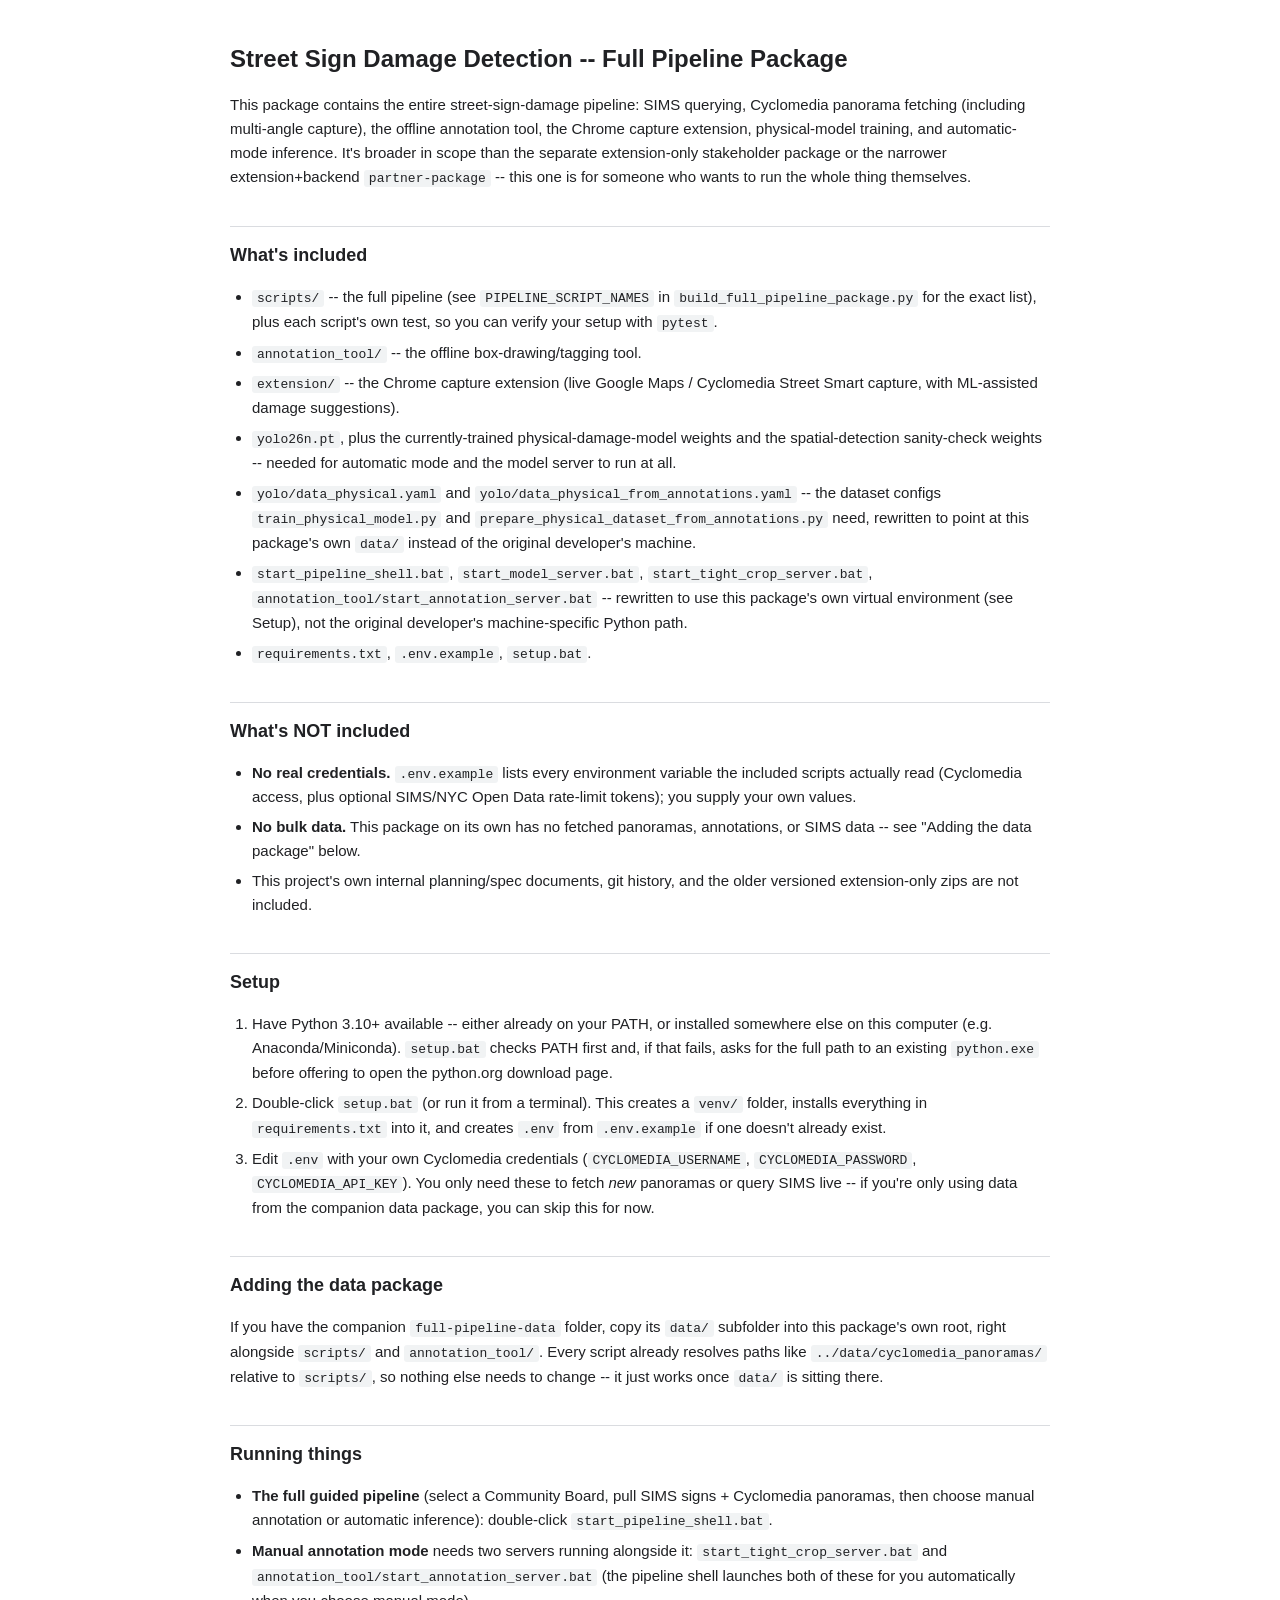
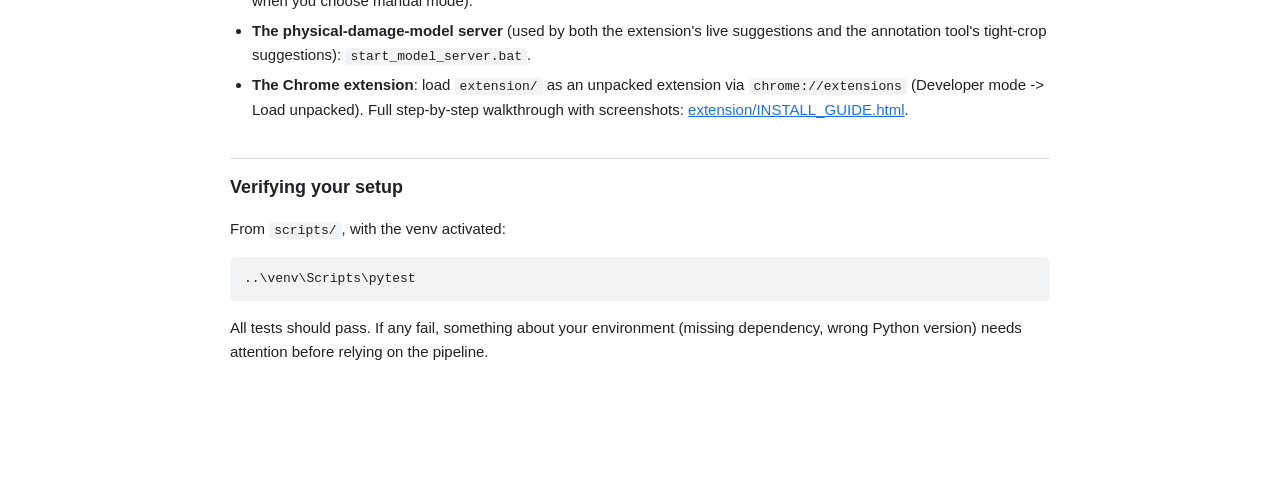
<file: code/Karim/full-pipeline-package/README.html>
<!doctype html>
<html>
  <head>
    <meta charset="utf-8" />
    <title>Street Sign Damage Detection -- Full Pipeline Package</title>
    <style>
      body {
        font: 15px/1.6 Arial, sans-serif;
        max-width: 820px;
        margin: 40px auto;
        padding: 0 24px 80px;
        color: #202124;
      }
      h1 { font-size: 24px; margin-bottom: 4px; }
      h2 {
        font-size: 18px;
        margin-top: 36px;
        padding-top: 14px;
        border-top: 1px solid #dadce0;
      }
      h3 { font-size: 15px; }
      a { color: #1a73e8; }
      code {
        background: #f1f3f4;
        padding: 1px 5px;
        border-radius: 3px;
        font-size: 13px;
      }
      pre {
        background: #f1f3f4;
        padding: 10px 14px;
        border-radius: 6px;
        overflow-x: auto;
      }
      pre code { background: none; padding: 0; }
      ul, ol { padding-left: 22px; }
      li { margin-bottom: 6px; }
      hr { border: none; border-top: 1px solid #dadce0; margin: 24px 0; }
    </style>
  </head>
  <body>
    <h1>Street Sign Damage Detection -- Full Pipeline Package</h1>

    <p>This package contains the entire street-sign-damage pipeline: SIMS
    querying, Cyclomedia panorama fetching (including multi-angle capture),
    the offline annotation tool, the Chrome capture extension, physical-model
    training, and automatic-mode inference. It's broader in scope than the
    separate extension-only stakeholder package or the narrower
    extension+backend <code>partner-package</code> -- this one is for someone
    who wants to run the whole thing themselves.</p>

    <h2>What's included</h2>
    <ul>
      <li><code>scripts/</code> -- the full pipeline (see
        <code>PIPELINE_SCRIPT_NAMES</code> in
        <code>build_full_pipeline_package.py</code> for the exact list), plus
        each script's own test, so you can verify your setup with
        <code>pytest</code>.</li>
      <li><code>annotation_tool/</code> -- the offline box-drawing/tagging
        tool.</li>
      <li><code>extension/</code> -- the Chrome capture extension (live
        Google Maps / Cyclomedia Street Smart capture, with ML-assisted
        damage suggestions).</li>
      <li><code>yolo26n.pt</code>, plus the currently-trained
        physical-damage-model weights and the spatial-detection
        sanity-check weights -- needed for automatic mode and the model
        server to run at all.</li>
      <li><code>yolo/data_physical.yaml</code> and
        <code>yolo/data_physical_from_annotations.yaml</code> -- the dataset
        configs <code>train_physical_model.py</code> and
        <code>prepare_physical_dataset_from_annotations.py</code> need,
        rewritten to point at this package's own <code>data/</code> instead
        of the original developer's machine.</li>
      <li><code>start_pipeline_shell.bat</code>,
        <code>start_model_server.bat</code>,
        <code>start_tight_crop_server.bat</code>,
        <code>annotation_tool/start_annotation_server.bat</code> --
        rewritten to use this package's own virtual environment (see Setup),
        not the original developer's machine-specific Python path.</li>
      <li><code>requirements.txt</code>, <code>.env.example</code>,
        <code>setup.bat</code>.</li>
    </ul>

    <h2>What's NOT included</h2>
    <ul>
      <li><b>No real credentials.</b> <code>.env.example</code> lists every
        environment variable the included scripts actually read (Cyclomedia
        access, plus optional SIMS/NYC Open Data rate-limit tokens); you
        supply your own values.</li>
      <li><b>No bulk data.</b> This package on its own has no fetched
        panoramas, annotations, or SIMS data -- see "Adding the data
        package" below.</li>
      <li>This project's own internal planning/spec documents, git history,
        and the older versioned extension-only zips are not included.</li>
    </ul>

    <h2>Setup</h2>
    <ol>
      <li>Have Python 3.10+ available -- either already on your PATH, or
        installed somewhere else on this computer (e.g. Anaconda/Miniconda).
        <code>setup.bat</code> checks PATH first and, if that fails, asks
        for the full path to an existing <code>python.exe</code> before
        offering to open the python.org download page.</li>
      <li>Double-click <code>setup.bat</code> (or run it from a terminal).
        This creates a <code>venv/</code> folder, installs everything in
        <code>requirements.txt</code> into it, and creates <code>.env</code>
        from <code>.env.example</code> if one doesn't already exist.</li>
      <li>Edit <code>.env</code> with your own Cyclomedia credentials
        (<code>CYCLOMEDIA_USERNAME</code>, <code>CYCLOMEDIA_PASSWORD</code>,
        <code>CYCLOMEDIA_API_KEY</code>). You only need these to fetch
        <i>new</i> panoramas or query SIMS live -- if you're only using data
        from the companion data package, you can skip this for now.</li>
    </ol>

    <h2>Adding the data package</h2>
    <p>If you have the companion <code>full-pipeline-data</code> folder,
    copy its <code>data/</code> subfolder into this package's own root,
    right alongside <code>scripts/</code> and <code>annotation_tool/</code>.
    Every script already resolves paths like
    <code>../data/cyclomedia_panoramas/</code> relative to
    <code>scripts/</code>, so nothing else needs to change -- it just works
    once <code>data/</code> is sitting there.</p>

    <h2>Running things</h2>
    <ul>
      <li><b>The full guided pipeline</b> (select a Community Board, pull
        SIMS signs + Cyclomedia panoramas, then choose manual annotation or
        automatic inference): double-click
        <code>start_pipeline_shell.bat</code>.</li>
      <li><b>Manual annotation mode</b> needs two servers running alongside
        it: <code>start_tight_crop_server.bat</code> and
        <code>annotation_tool/start_annotation_server.bat</code> (the
        pipeline shell launches both of these for you automatically when
        you choose manual mode).</li>
      <li><b>The physical-damage-model server</b> (used by both the
        extension's live suggestions and the annotation tool's tight-crop
        suggestions): <code>start_model_server.bat</code>.</li>
      <li><b>The Chrome extension</b>: load <code>extension/</code> as an
        unpacked extension via <code>chrome://extensions</code> (Developer
        mode -&gt; Load unpacked). Full step-by-step walkthrough with
        screenshots: <a href="extension/INSTALL_GUIDE.html">extension/INSTALL_GUIDE.html</a>.</li>
    </ul>

    <h2>Verifying your setup</h2>
    <p>From <code>scripts/</code>, with the venv activated:</p>
    <pre><code>..\venv\Scripts\pytest</code></pre>
    <p>All tests should pass. If any fail, something about your environment
    (missing dependency, wrong Python version) needs attention before
    relying on the pipeline.</p>
  </body>
</html>
</file>
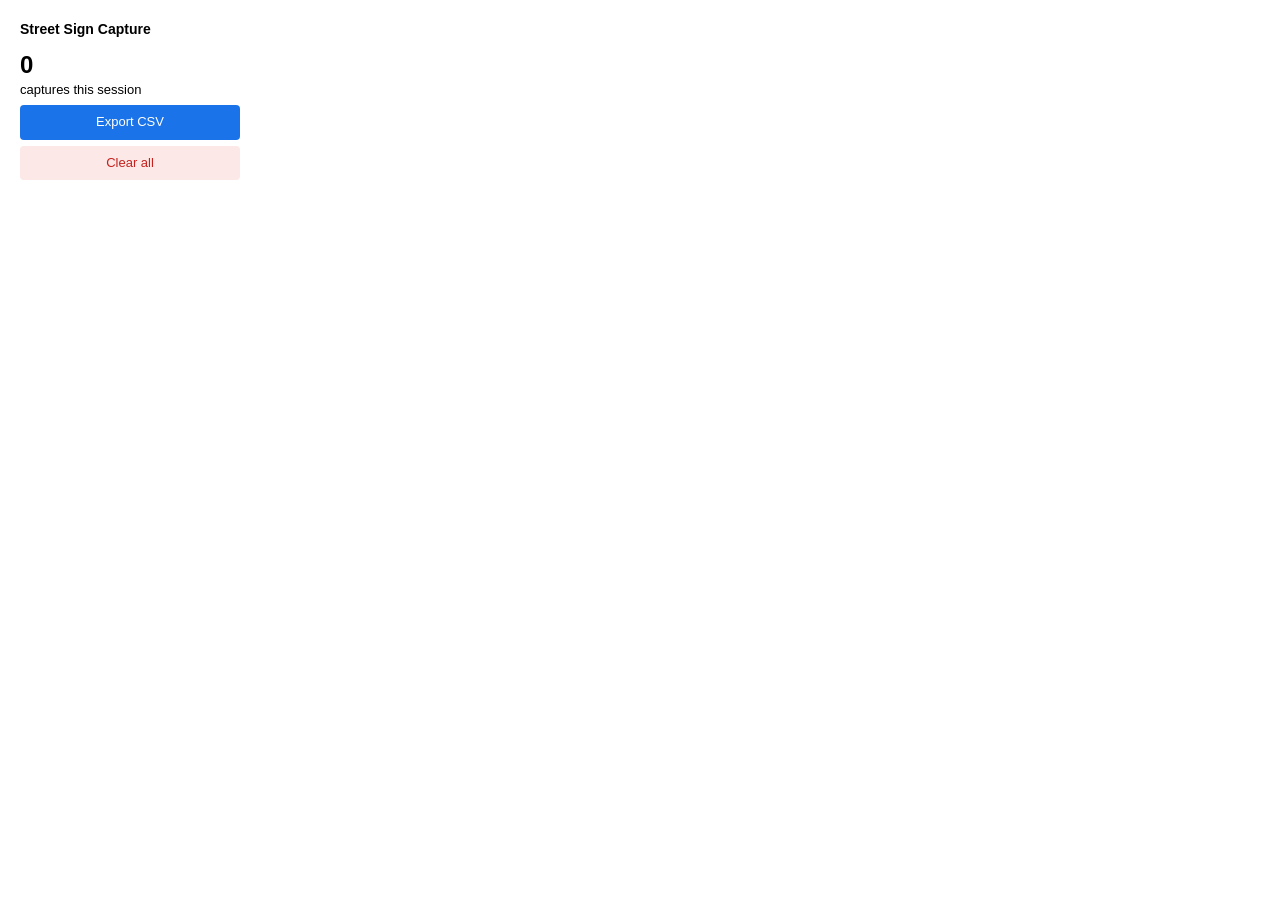
<file: code/Karim/street-sign-capture-extension/popup.html>
<!doctype html>
<html>
  <head>
    <meta charset="utf-8" />
    <style>
      body { font: 13px/1.4 Arial, sans-serif; width: 220px; padding: 12px; }
      h3 { margin: 0 0 8px; font-size: 14px; }
      button { width: 100%; padding: 8px; margin-top: 6px; border: none; border-radius: 4px; cursor: pointer; font: inherit; }
      .primary { background: #1a73e8; color: white; }
      .danger { background: #fce8e6; color: #c5221f; }
      #count { font-size: 24px; font-weight: bold; }
    </style>
  </head>
  <body>
    <h3>Street Sign Capture</h3>
    <div id="count">0</div>
    <div>captures this session</div>
    <button id="export" class="primary">Export CSV</button>
    <button id="clear" class="danger">Clear all</button>
    <script src="popup.js"></script>
  </body>
</html>
</file>
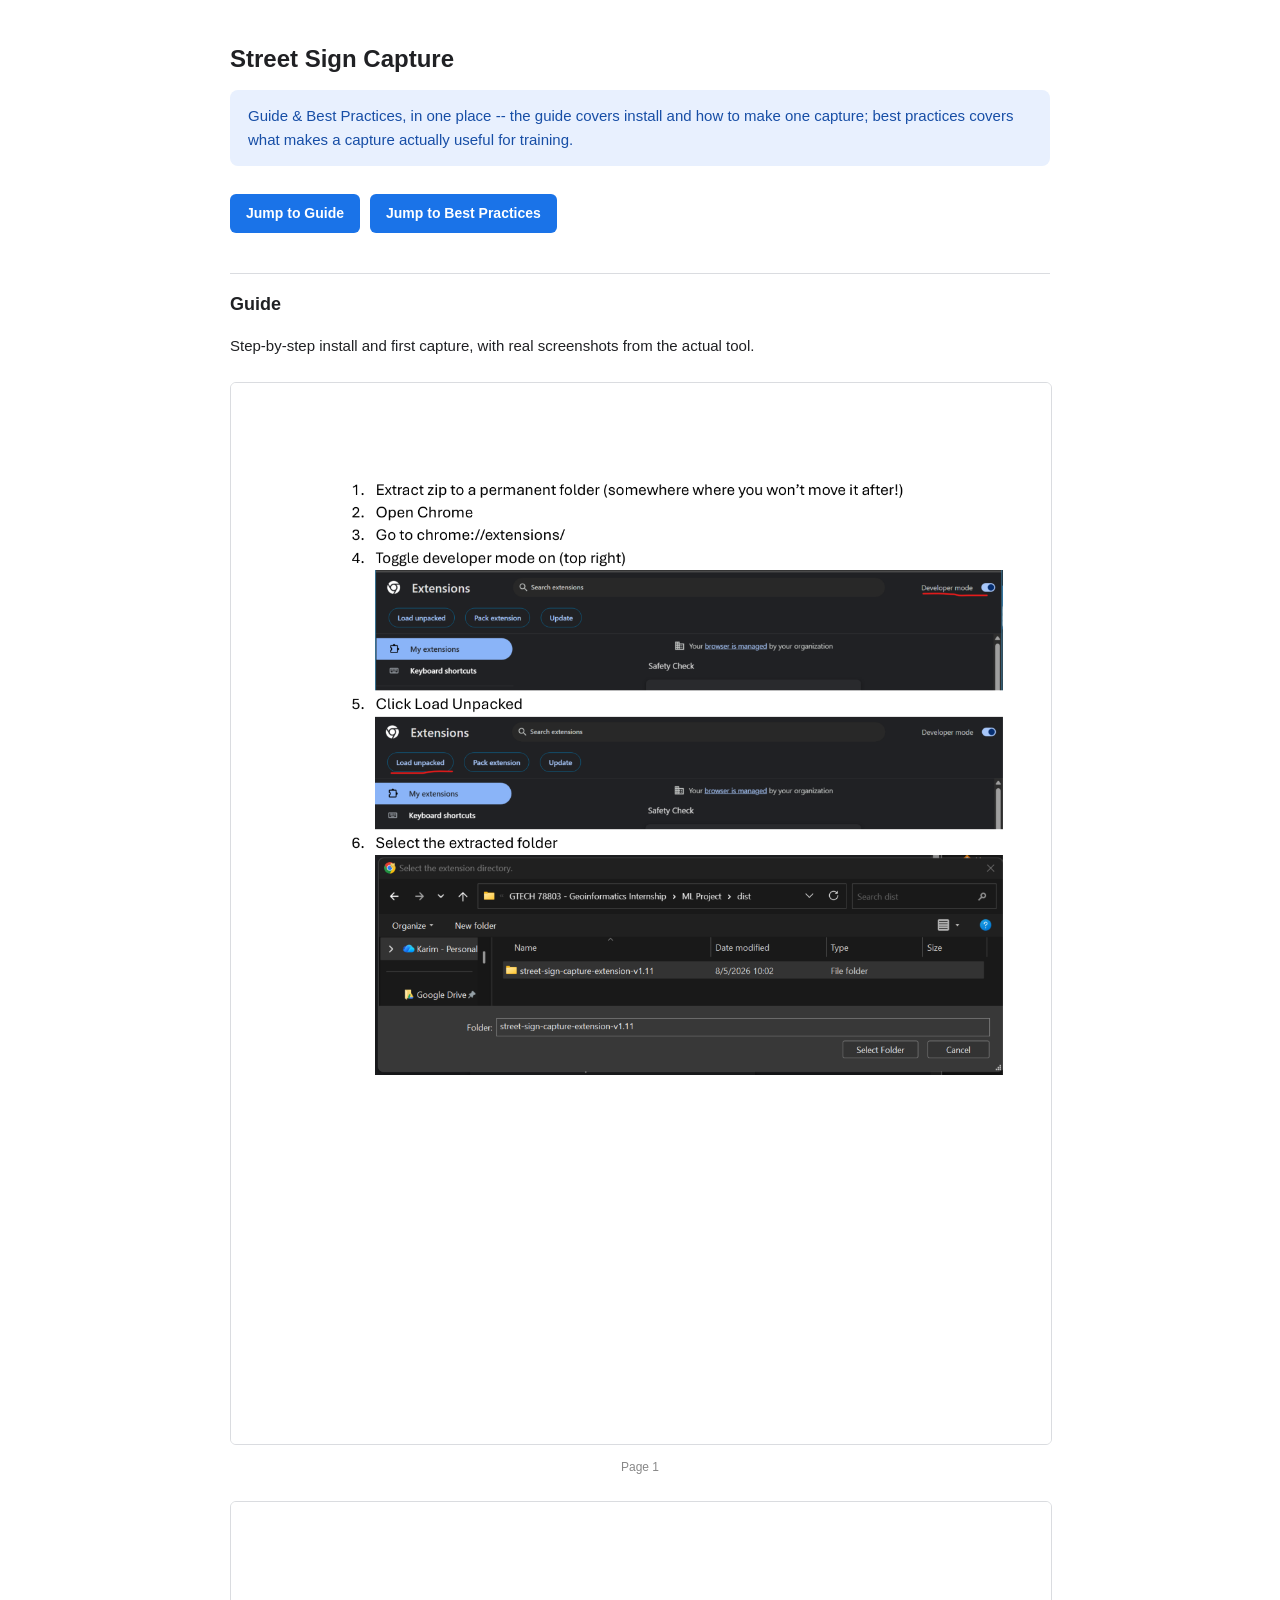
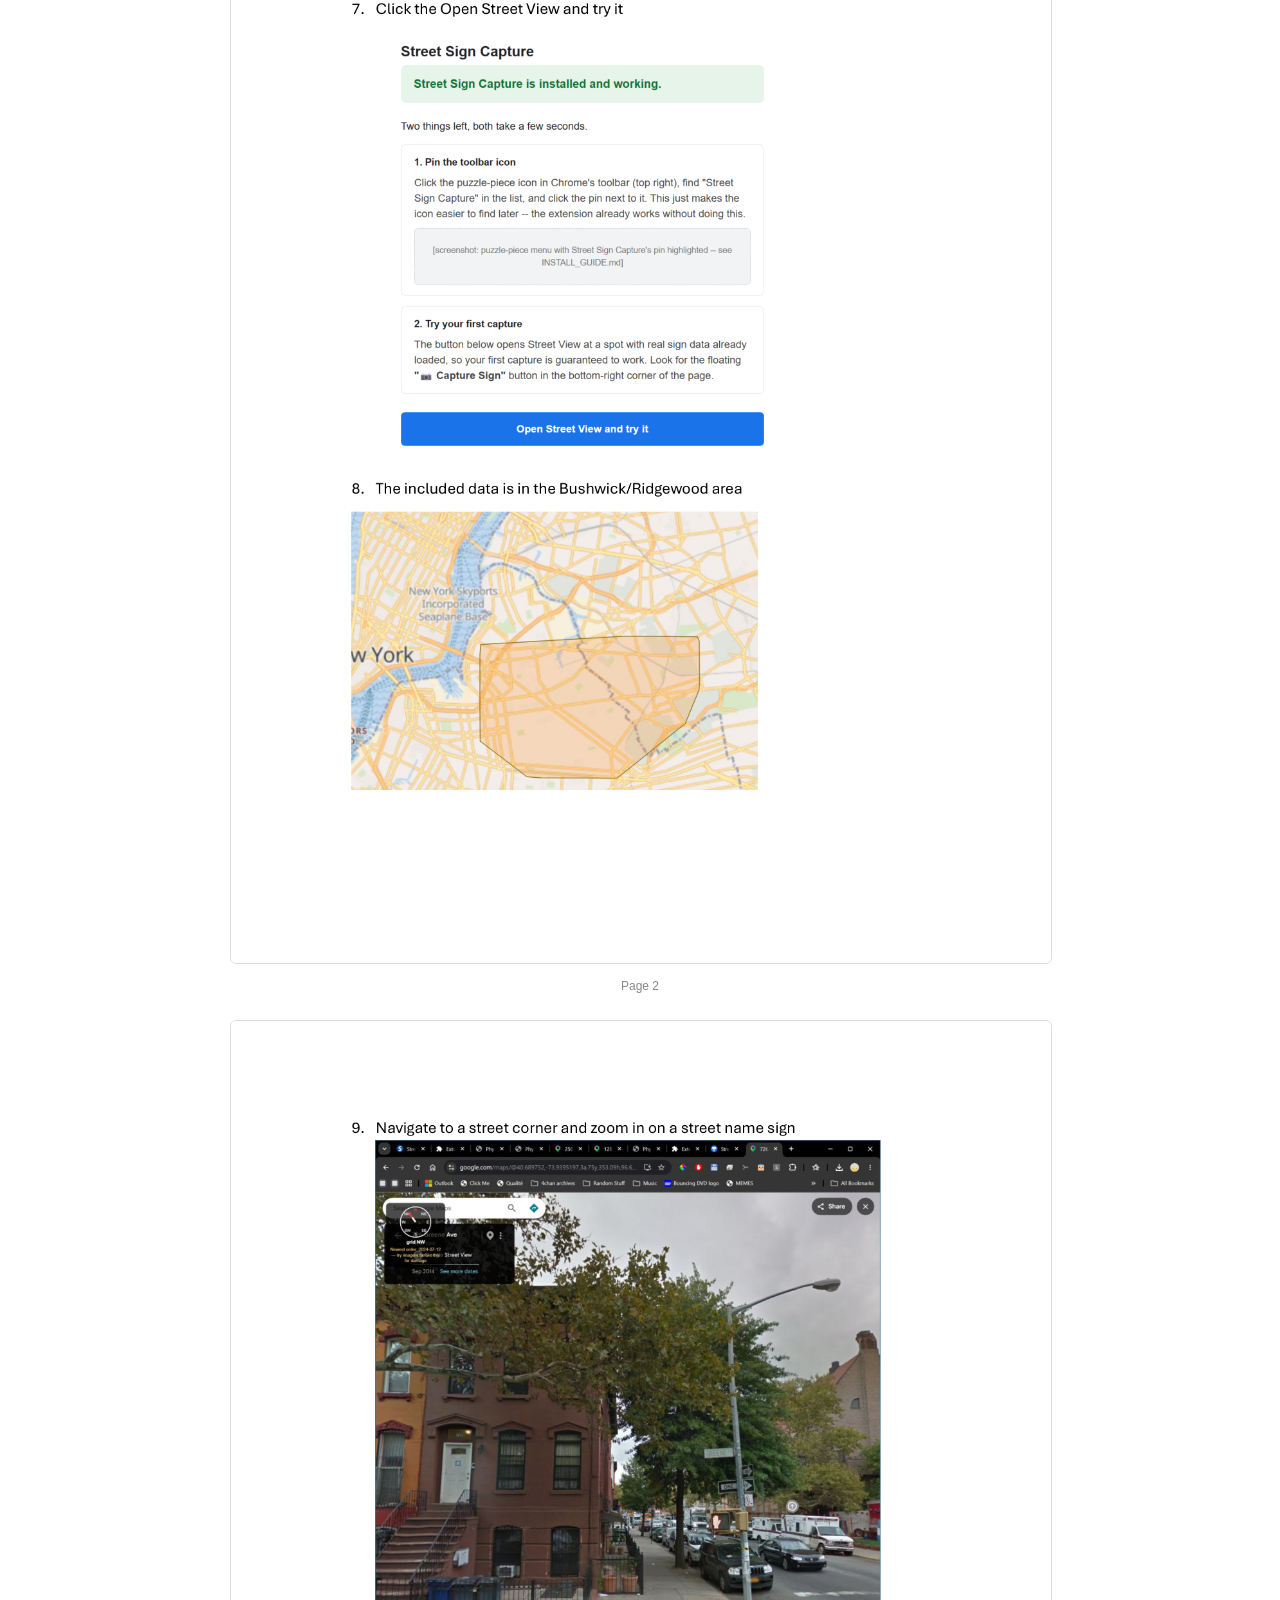
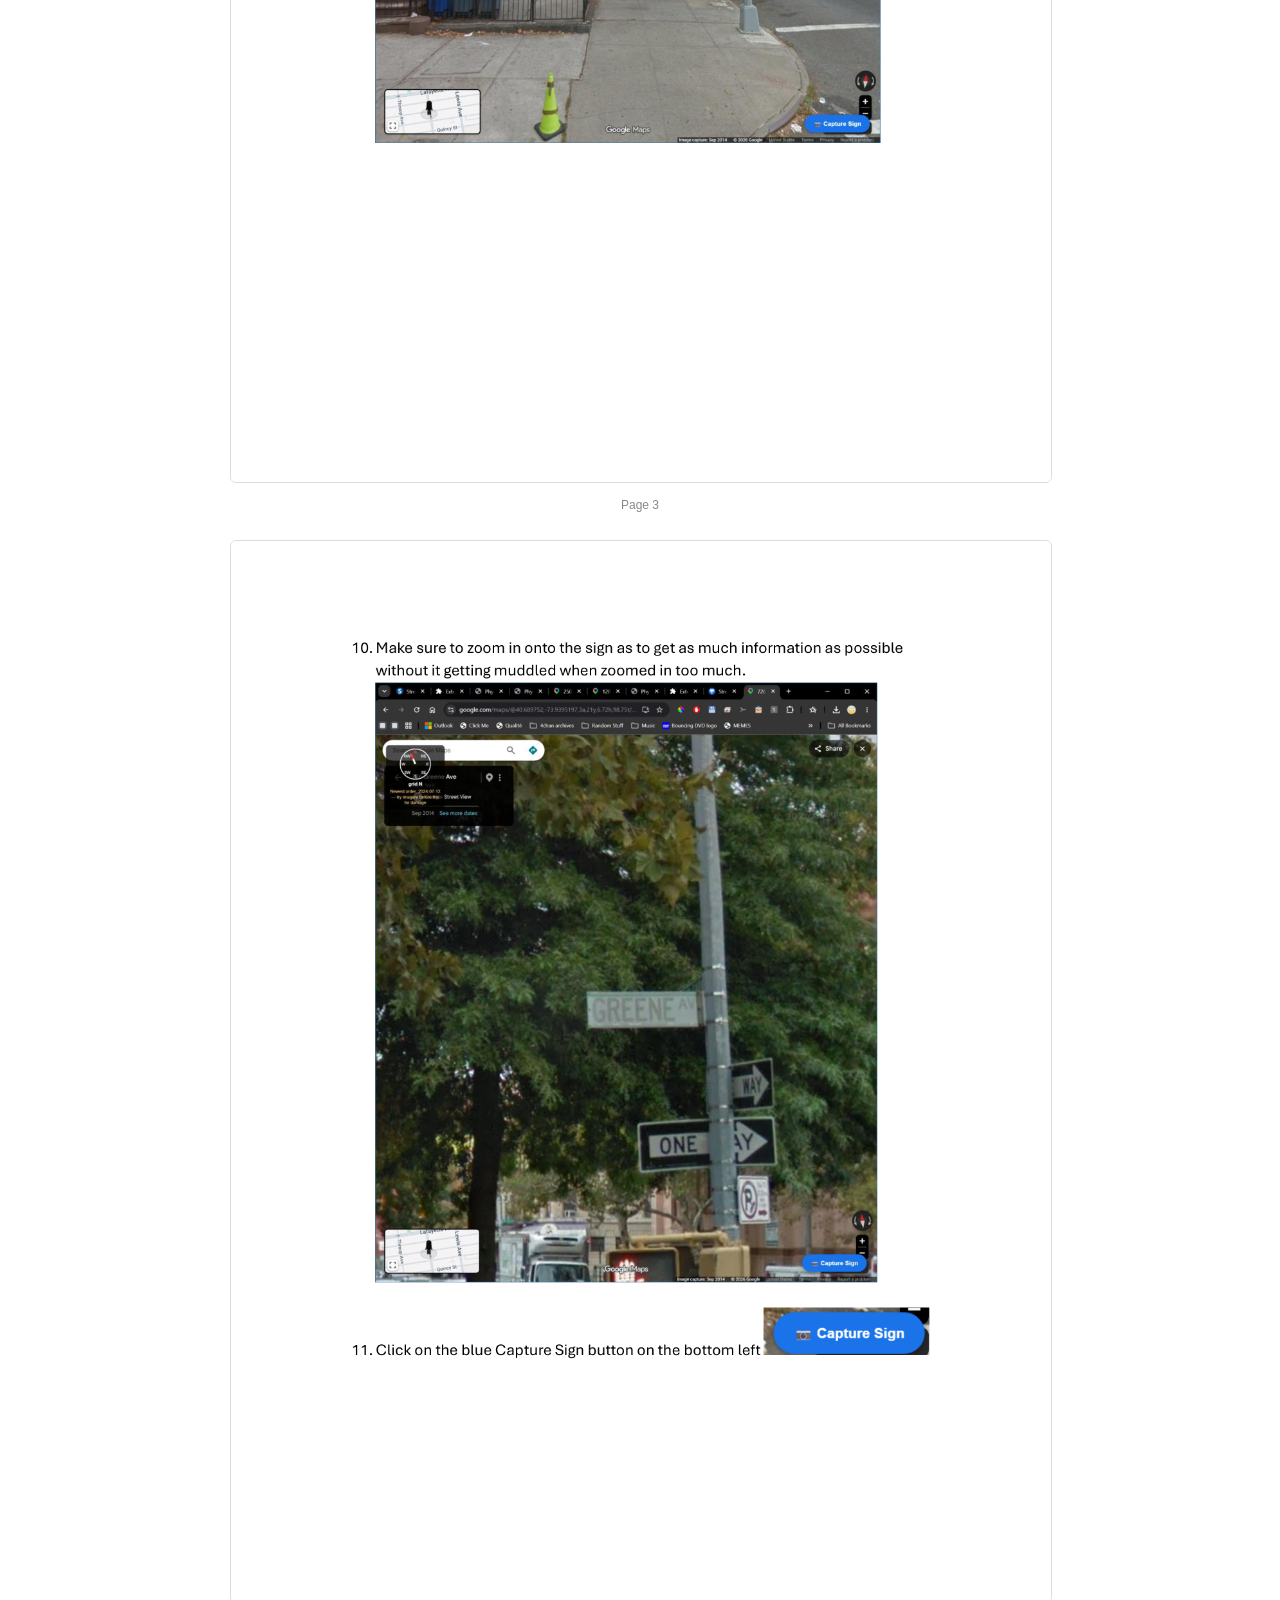
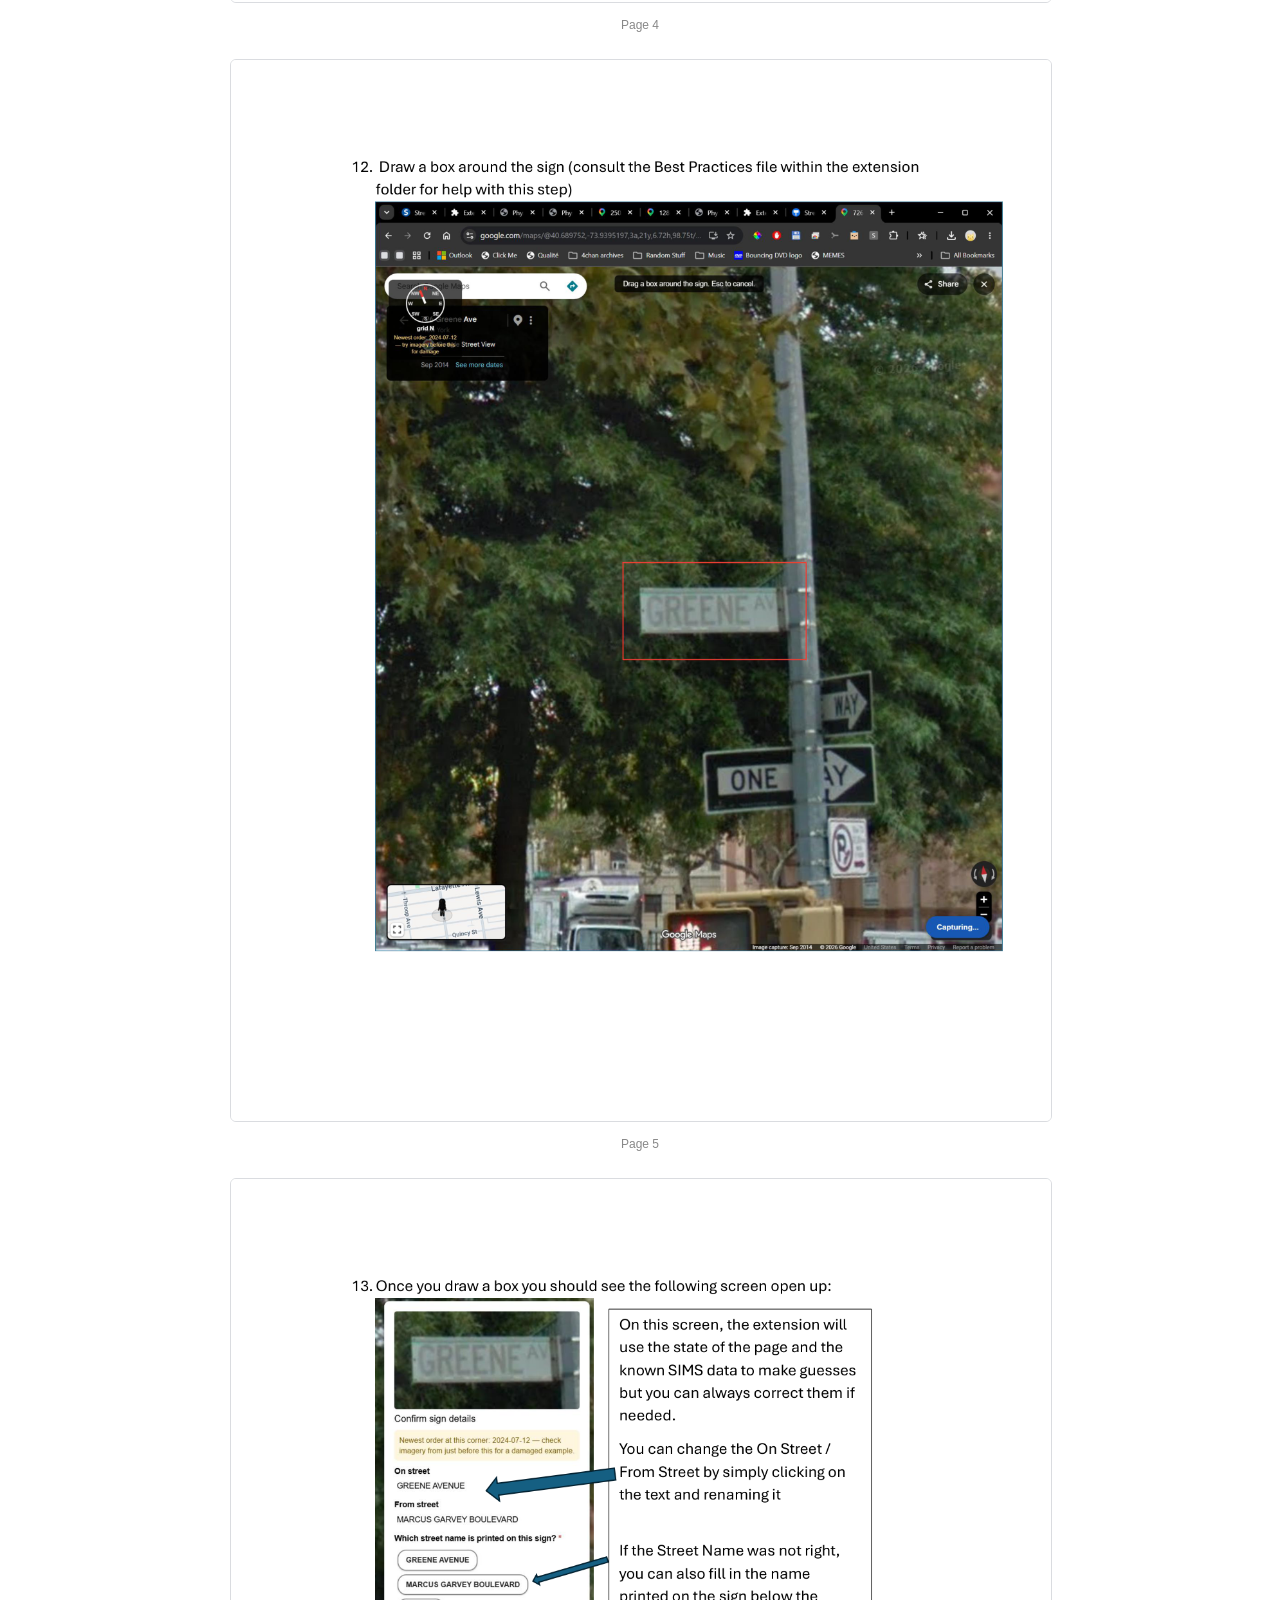
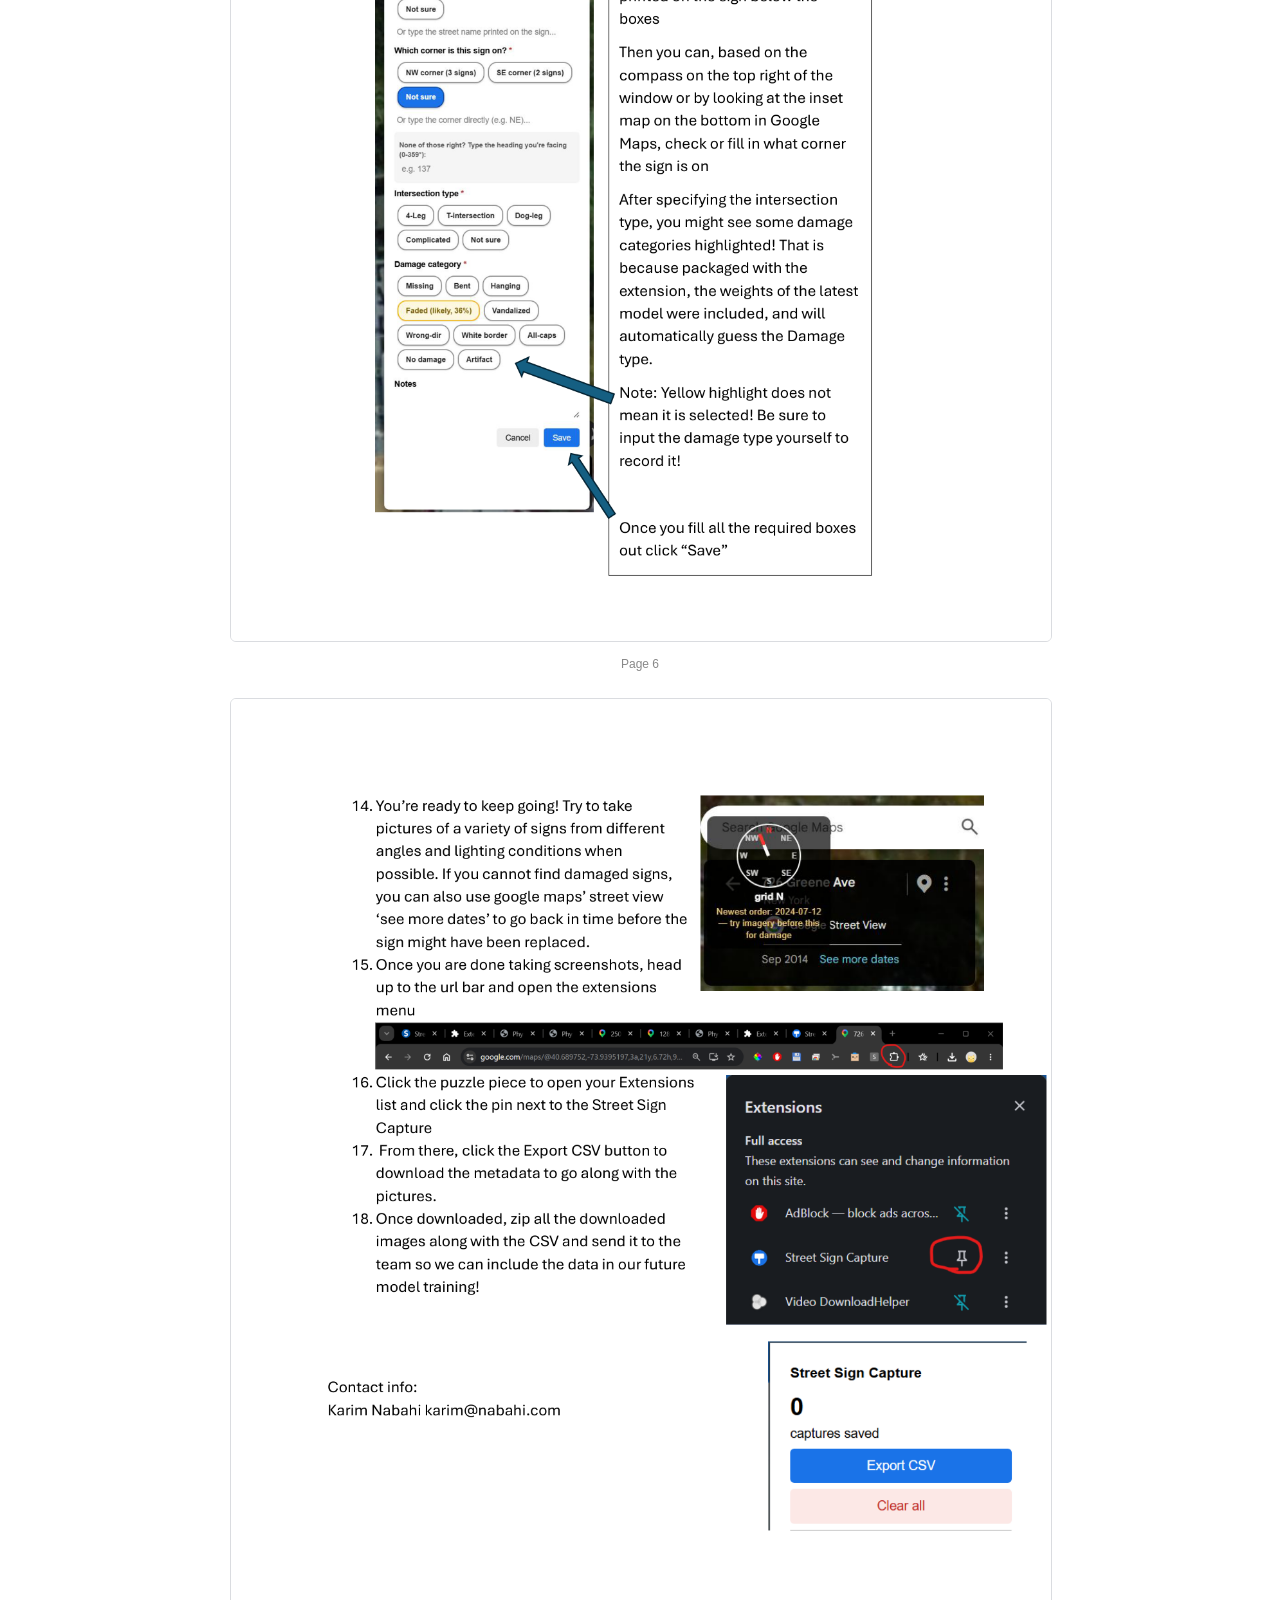
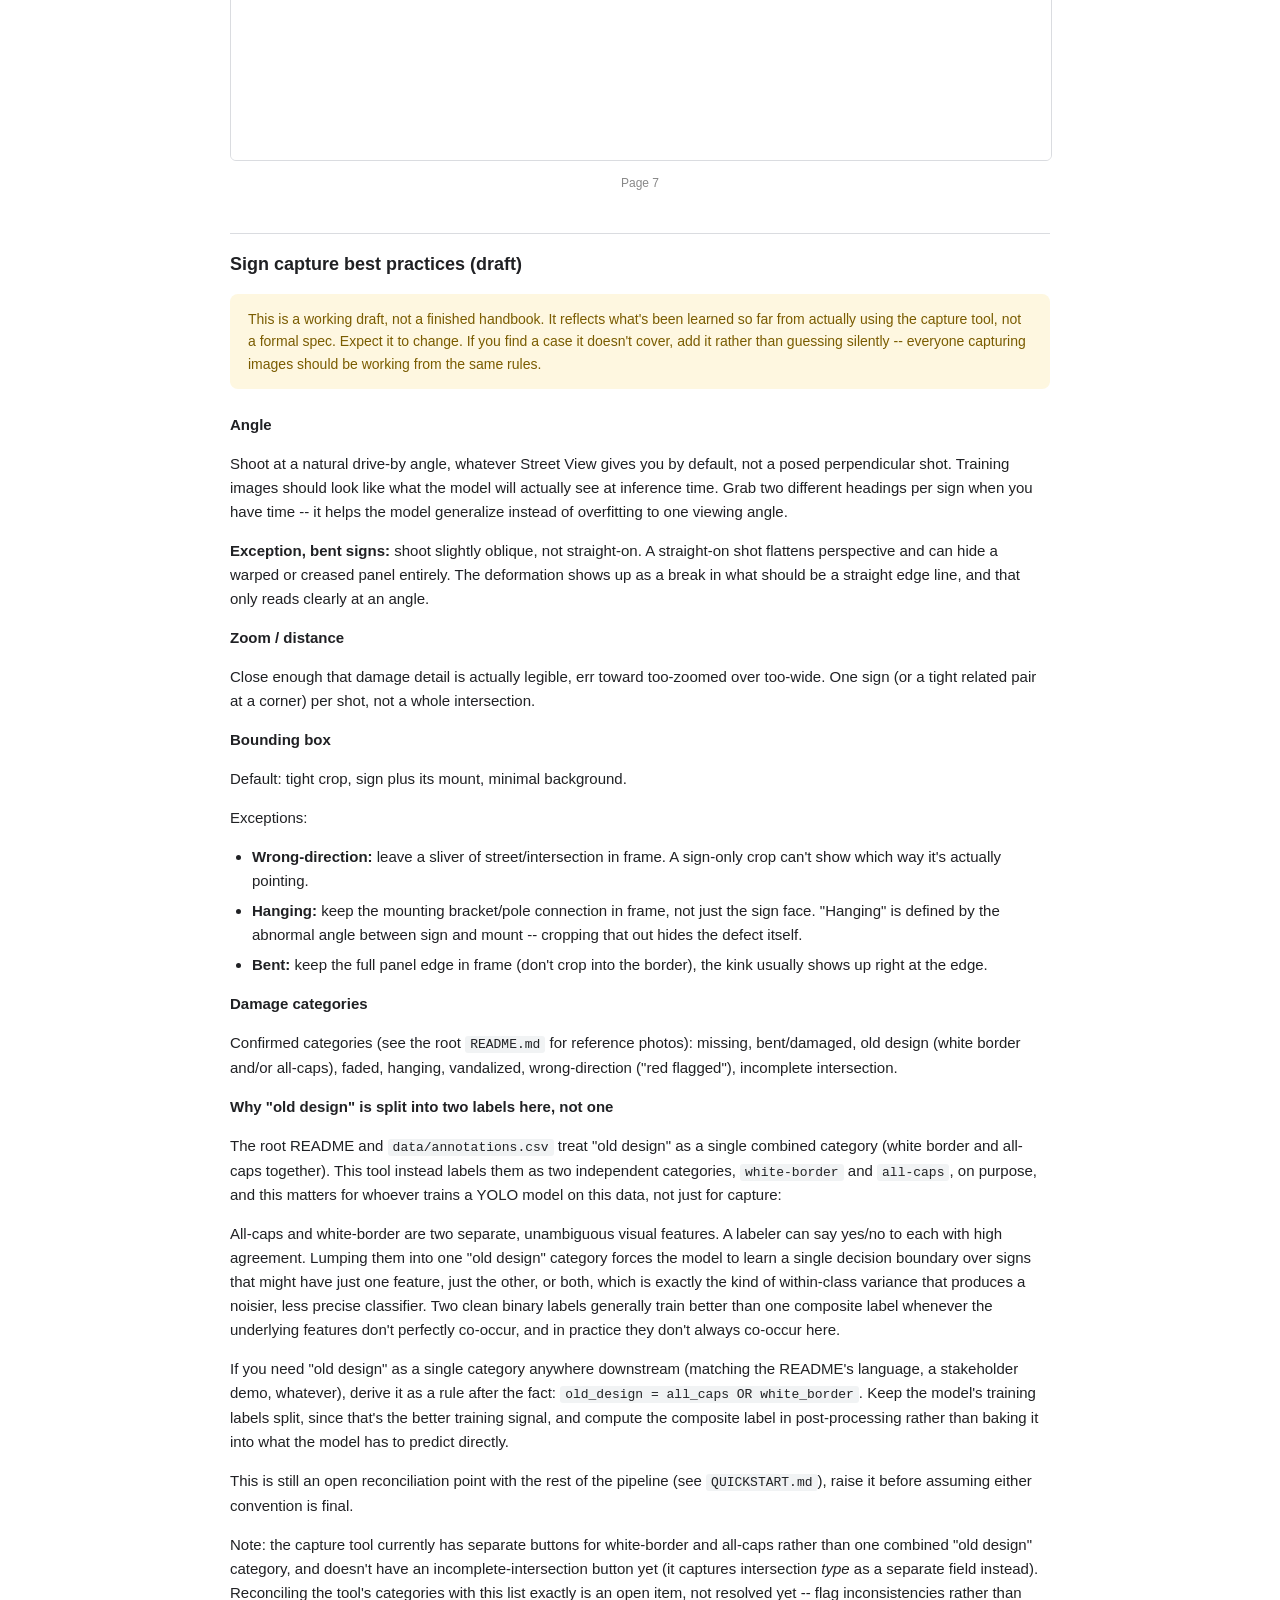
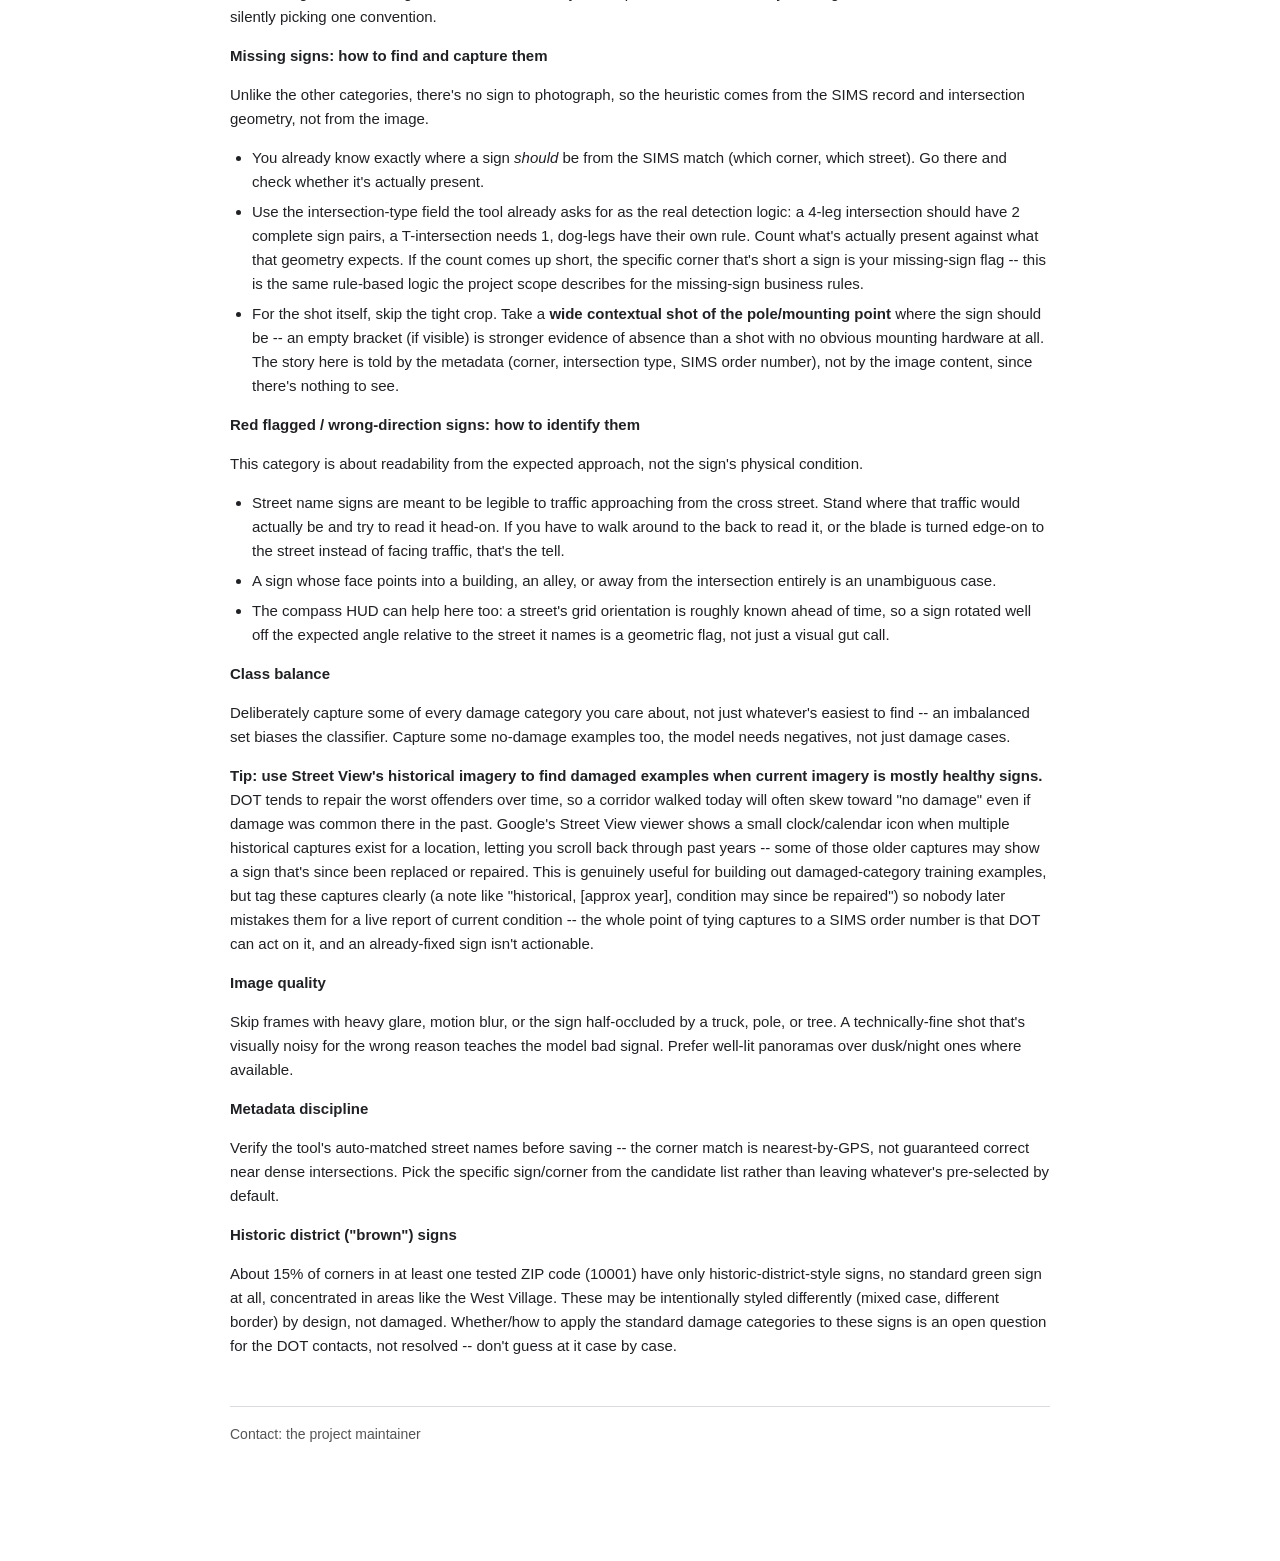
<file: code/Karim/full-pipeline-package/extension/best-practices.html>
<!doctype html>
<html>
  <head>
    <meta charset="utf-8" />
    <title>Street Sign Capture -- Guide &amp; Best Practices</title>
    <style>
      body {
        font: 15px/1.6 Arial, sans-serif;
        max-width: 820px;
        margin: 40px auto;
        padding: 0 24px 80px;
        color: #202124;
      }
      h1 { font-size: 24px; margin-bottom: 4px; }
      h2 {
        font-size: 18px;
        margin-top: 40px;
        padding-top: 16px;
        border-top: 1px solid #dadce0;
      }
      h3 { font-size: 15px; margin-bottom: 4px; }
      .intro {
        background: #e8f0fe;
        border-radius: 8px;
        padding: 14px 18px;
        margin: 12px 0 28px;
        color: #174ea6;
      }
      .draft-note {
        background: #fef7e0;
        border-radius: 8px;
        padding: 14px 18px;
        margin-bottom: 24px;
        font-size: 14px;
        color: #7a5c00;
      }
      nav {
        display: flex;
        gap: 10px;
        margin-bottom: 32px;
      }
      nav a {
        padding: 8px 16px;
        background: #1a73e8;
        color: white;
        text-decoration: none;
        border-radius: 6px;
        font-size: 14px;
        font-weight: bold;
      }
      .guide-page {
        margin: 24px 0;
        text-align: center;
      }
      .guide-page img {
        max-width: 100%;
        border: 1px solid #dadce0;
        border-radius: 6px;
      }
      .guide-page .page-label {
        font-size: 12px;
        color: #888;
        margin-top: 6px;
      }
      ul { padding-left: 22px; }
      li { margin-bottom: 6px; }
      code {
        background: #f1f3f4;
        padding: 1px 5px;
        border-radius: 3px;
        font-size: 13px;
      }
      .contact {
        margin-top: 48px;
        padding-top: 16px;
        border-top: 1px solid #dadce0;
        color: #555;
        font-size: 14px;
      }
    </style>
  </head>
  <body>
    <h1>Street Sign Capture</h1>
    <div class="intro">Guide &amp; Best Practices, in one place -- the guide covers install and how to make one capture; best practices covers what makes a capture actually useful for training.</div>

    <nav>
      <a href="#guide">Jump to Guide</a>
      <a href="#best-practices">Jump to Best Practices</a>
    </nav>

    <h2 id="guide">Guide</h2>
    <p>Step-by-step install and first capture, with real screenshots from the actual tool.</p>

    <div class="guide-page">
      <img src="guide_images/guide_page_1.png" alt="Guide page 1" />
      <div class="page-label">Page 1</div>
    </div>
    <div class="guide-page">
      <img src="guide_images/guide_page_2.png" alt="Guide page 2" />
      <div class="page-label">Page 2</div>
    </div>
    <div class="guide-page">
      <img src="guide_images/guide_page_3.png" alt="Guide page 3" />
      <div class="page-label">Page 3</div>
    </div>
    <div class="guide-page">
      <img src="guide_images/guide_page_4.png" alt="Guide page 4" />
      <div class="page-label">Page 4</div>
    </div>
    <div class="guide-page">
      <img src="guide_images/guide_page_5.png" alt="Guide page 5" />
      <div class="page-label">Page 5</div>
    </div>
    <div class="guide-page">
      <img src="guide_images/guide_page_6.png" alt="Guide page 6" />
      <div class="page-label">Page 6</div>
    </div>
    <div class="guide-page">
      <img src="guide_images/guide_page_7.png" alt="Guide page 7" />
      <div class="page-label">Page 7</div>
    </div>

    <h2 id="best-practices">Sign capture best practices (draft)</h2>
    <div class="draft-note">
      This is a working draft, not a finished handbook. It reflects what's been learned so far from actually using the capture tool, not a formal spec. Expect it to change. If you find a case it doesn't cover, add it rather than guessing silently -- everyone capturing images should be working from the same rules.
    </div>

    <h3>Angle</h3>
    <p>
      Shoot at a natural drive-by angle, whatever Street View gives you by default, not a posed perpendicular shot. Training images should look like what the model will actually see at inference time. Grab two different headings per sign when you have time -- it helps the model generalize instead of overfitting to one viewing angle.
    </p>
    <p>
      <strong>Exception, bent signs:</strong> shoot slightly oblique, not straight-on. A straight-on shot flattens perspective and can hide a warped or creased panel entirely. The deformation shows up as a break in what should be a straight edge line, and that only reads clearly at an angle.
    </p>

    <h3>Zoom / distance</h3>
    <p>
      Close enough that damage detail is actually legible, err toward too-zoomed over too-wide. One sign (or a tight related pair at a corner) per shot, not a whole intersection.
    </p>

    <h3>Bounding box</h3>
    <p>Default: tight crop, sign plus its mount, minimal background.</p>
    <p>Exceptions:</p>
    <ul>
      <li><strong>Wrong-direction:</strong> leave a sliver of street/intersection in frame. A sign-only crop can't show which way it's actually pointing.</li>
      <li><strong>Hanging:</strong> keep the mounting bracket/pole connection in frame, not just the sign face. "Hanging" is defined by the abnormal angle between sign and mount -- cropping that out hides the defect itself.</li>
      <li><strong>Bent:</strong> keep the full panel edge in frame (don't crop into the border), the kink usually shows up right at the edge.</li>
    </ul>

    <h3>Damage categories</h3>
    <p>
      Confirmed categories (see the root <code>README.md</code> for reference photos): missing, bent/damaged, old design (white border and/or all-caps), faded, hanging, vandalized, wrong-direction ("red flagged"), incomplete intersection.
    </p>

    <h3>Why "old design" is split into two labels here, not one</h3>
    <p>
      The root README and <code>data/annotations.csv</code> treat "old design" as a single combined category (white border and all-caps together). This tool instead labels them as two independent categories, <code>white-border</code> and <code>all-caps</code>, on purpose, and this matters for whoever trains a YOLO model on this data, not just for capture:
    </p>
    <p>
      All-caps and white-border are two separate, unambiguous visual features. A labeler can say yes/no to each with high agreement. Lumping them into one "old design" category forces the model to learn a single decision boundary over signs that might have just one feature, just the other, or both, which is exactly the kind of within-class variance that produces a noisier, less precise classifier. Two clean binary labels generally train better than one composite label whenever the underlying features don't perfectly co-occur, and in practice they don't always co-occur here.
    </p>
    <p>
      If you need "old design" as a single category anywhere downstream (matching the README's language, a stakeholder demo, whatever), derive it as a rule after the fact: <code>old_design = all_caps OR white_border</code>. Keep the model's training labels split, since that's the better training signal, and compute the composite label in post-processing rather than baking it into what the model has to predict directly.
    </p>
    <p>
      This is still an open reconciliation point with the rest of the pipeline (see <code>QUICKSTART.md</code>), raise it before assuming either convention is final.
    </p>
    <p>
      Note: the capture tool currently has separate buttons for white-border and all-caps rather than one combined "old design" category, and doesn't have an incomplete-intersection button yet (it captures intersection <em>type</em> as a separate field instead). Reconciling the tool's categories with this list exactly is an open item, not resolved yet -- flag inconsistencies rather than silently picking one convention.
    </p>

    <h3>Missing signs: how to find and capture them</h3>
    <p>Unlike the other categories, there's no sign to photograph, so the heuristic comes from the SIMS record and intersection geometry, not from the image.</p>
    <ul>
      <li>You already know exactly where a sign <em>should</em> be from the SIMS match (which corner, which street). Go there and check whether it's actually present.</li>
      <li>Use the intersection-type field the tool already asks for as the real detection logic: a 4-leg intersection should have 2 complete sign pairs, a T-intersection needs 1, dog-legs have their own rule. Count what's actually present against what that geometry expects. If the count comes up short, the specific corner that's short a sign is your missing-sign flag -- this is the same rule-based logic the project scope describes for the missing-sign business rules.</li>
      <li>For the shot itself, skip the tight crop. Take a <strong>wide contextual shot of the pole/mounting point</strong> where the sign should be -- an empty bracket (if visible) is stronger evidence of absence than a shot with no obvious mounting hardware at all. The story here is told by the metadata (corner, intersection type, SIMS order number), not by the image content, since there's nothing to see.</li>
    </ul>

    <h3>Red flagged / wrong-direction signs: how to identify them</h3>
    <p>This category is about readability from the expected approach, not the sign's physical condition.</p>
    <ul>
      <li>Street name signs are meant to be legible to traffic approaching from the cross street. Stand where that traffic would actually be and try to read it head-on. If you have to walk around to the back to read it, or the blade is turned edge-on to the street instead of facing traffic, that's the tell.</li>
      <li>A sign whose face points into a building, an alley, or away from the intersection entirely is an unambiguous case.</li>
      <li>The compass HUD can help here too: a street's grid orientation is roughly known ahead of time, so a sign rotated well off the expected angle relative to the street it names is a geometric flag, not just a visual gut call.</li>
    </ul>

    <h3>Class balance</h3>
    <p>
      Deliberately capture some of every damage category you care about, not just whatever's easiest to find -- an imbalanced set biases the classifier. Capture some no-damage examples too, the model needs negatives, not just damage cases.
    </p>
    <p>
      <strong>Tip: use Street View's historical imagery to find damaged examples when current imagery is mostly healthy signs.</strong> DOT tends to repair the worst offenders over time, so a corridor walked today will often skew toward "no damage" even if damage was common there in the past. Google's Street View viewer shows a small clock/calendar icon when multiple historical captures exist for a location, letting you scroll back through past years -- some of those older captures may show a sign that's since been replaced or repaired. This is genuinely useful for building out damaged-category training examples, but tag these captures clearly (a note like "historical, [approx year], condition may since be repaired") so nobody later mistakes them for a live report of current condition -- the whole point of tying captures to a SIMS order number is that DOT can act on it, and an already-fixed sign isn't actionable.
    </p>

    <h3>Image quality</h3>
    <p>
      Skip frames with heavy glare, motion blur, or the sign half-occluded by a truck, pole, or tree. A technically-fine shot that's visually noisy for the wrong reason teaches the model bad signal. Prefer well-lit panoramas over dusk/night ones where available.
    </p>

    <h3>Metadata discipline</h3>
    <p>
      Verify the tool's auto-matched street names before saving -- the corner match is nearest-by-GPS, not guaranteed correct near dense intersections. Pick the specific sign/corner from the candidate list rather than leaving whatever's pre-selected by default.
    </p>

    <h3>Historic district ("brown") signs</h3>
    <p>
      About 15% of corners in at least one tested ZIP code (10001) have only historic-district-style signs, no standard green sign at all, concentrated in areas like the West Village. These may be intentionally styled differently (mixed case, different border) by design, not damaged. Whether/how to apply the standard damage categories to these signs is an open question for the DOT contacts, not resolved -- don't guess at it case by case.
    </p>

    <div class="contact">Contact: the project maintainer</div>
  </body>
</html>
</file>
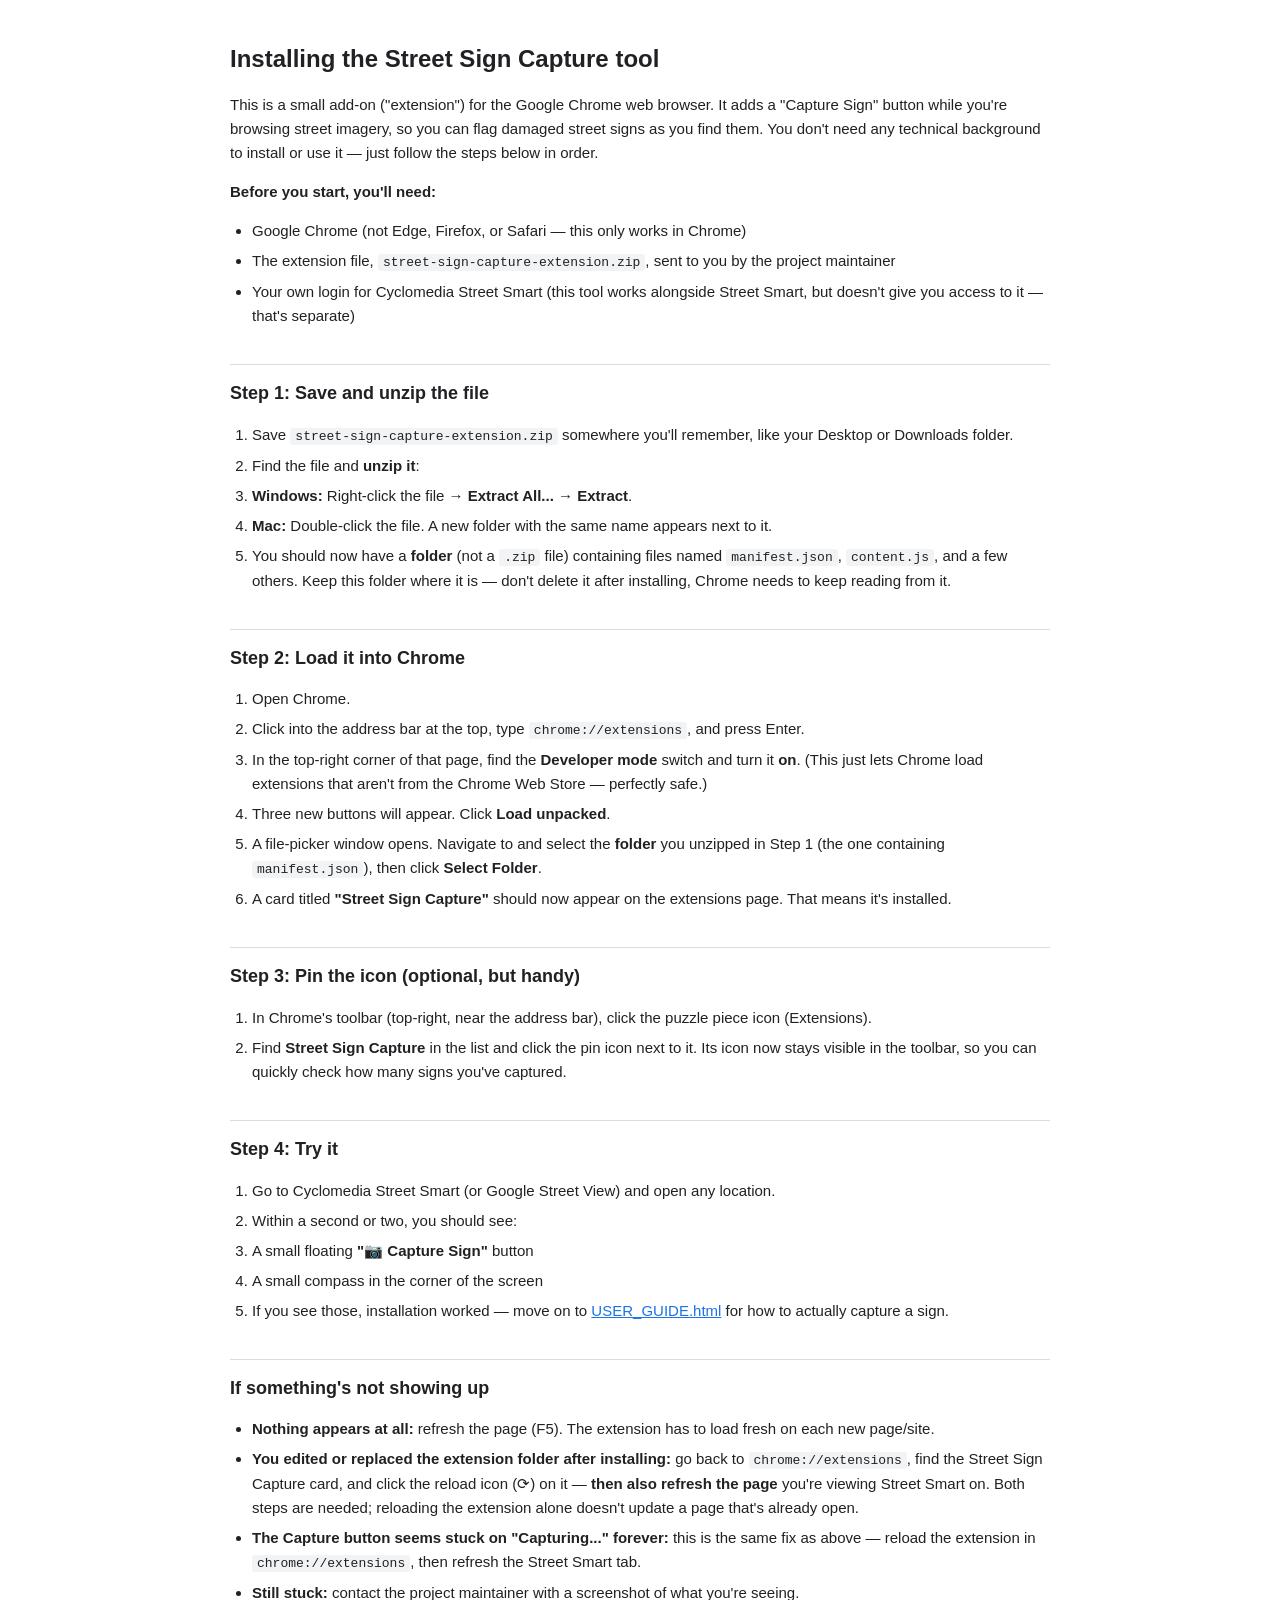
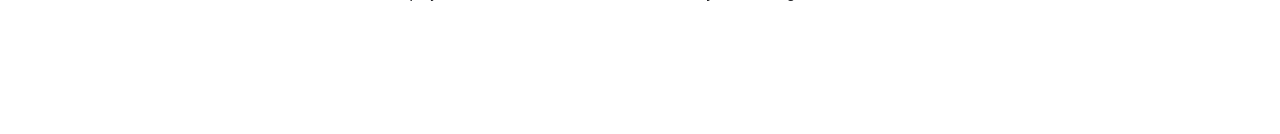
<file: code/Karim/full-pipeline-package/extension/INSTALL_GUIDE.html>
<!doctype html>
<html>
  <head>
    <meta charset="utf-8" />
    <title>Street Sign Capture -- Install Guide</title>
    <style>
      body {
        font: 15px/1.6 Arial, sans-serif;
        max-width: 820px;
        margin: 40px auto;
        padding: 0 24px 80px;
        color: #202124;
      }
      h1 { font-size: 24px; margin-bottom: 4px; }
      h2 {
        font-size: 18px;
        margin-top: 36px;
        padding-top: 14px;
        border-top: 1px solid #dadce0;
      }
      h3 { font-size: 15px; }
      a { color: #1a73e8; }
      code {
        background: #f1f3f4;
        padding: 1px 5px;
        border-radius: 3px;
        font-size: 13px;
      }
      pre {
        background: #f1f3f4;
        padding: 10px 14px;
        border-radius: 6px;
        overflow-x: auto;
      }
      pre code { background: none; padding: 0; }
      ul, ol { padding-left: 22px; }
      li { margin-bottom: 6px; }
      hr { border: none; border-top: 1px solid #dadce0; margin: 24px 0; }
    </style>
  </head>
  <body>
<h1>Installing the Street Sign Capture tool</h1>
<p>This is a small add-on ("extension") for the Google Chrome web browser. It
adds a "Capture Sign" button while you're browsing street imagery, so you can
flag damaged street signs as you find them. You don't need any technical
background to install or use it — just follow the steps below in order.</p>
<p><strong>Before you start, you'll need:</strong></p>
<ul>
<li>Google Chrome (not Edge, Firefox, or Safari — this only works in Chrome)</li>
<li>The extension file, <code>street-sign-capture-extension.zip</code>, sent to you by the project maintainer</li>
<li>Your own login for Cyclomedia Street Smart (this tool works alongside Street
  Smart, but doesn't give you access to it — that's separate)</li>
</ul>
<h2>Step 1: Save and unzip the file</h2>
<ol>
<li>Save <code>street-sign-capture-extension.zip</code> somewhere you'll remember, like
   your Desktop or Downloads folder.</li>
<li>Find the file and <strong>unzip it</strong>:</li>
<li><strong>Windows:</strong> Right-click the file → <strong>Extract All...</strong> → <strong>Extract</strong>.</li>
<li><strong>Mac:</strong> Double-click the file. A new folder with the same name appears
     next to it.</li>
<li>You should now have a <strong>folder</strong> (not a <code>.zip</code> file) containing files
   named <code>manifest.json</code>, <code>content.js</code>, and a few others. Keep this folder
   where it is — don't delete it after installing, Chrome needs to keep
   reading from it.</li>
</ol>
<h2>Step 2: Load it into Chrome</h2>
<ol>
<li>Open Chrome.</li>
<li>Click into the address bar at the top, type <code>chrome://extensions</code>, and
   press Enter.</li>
<li>In the top-right corner of that page, find the <strong>Developer mode</strong> switch
   and turn it <strong>on</strong>. (This just lets Chrome load extensions that aren't
   from the Chrome Web Store — perfectly safe.)</li>
<li>Three new buttons will appear. Click <strong>Load unpacked</strong>.</li>
<li>A file-picker window opens. Navigate to and select the <strong>folder</strong> you
   unzipped in Step 1 (the one containing <code>manifest.json</code>), then click
   <strong>Select Folder</strong>.</li>
<li>A card titled <strong>"Street Sign Capture"</strong> should now appear on the
   extensions page. That means it's installed.</li>
</ol>
<h2>Step 3: Pin the icon (optional, but handy)</h2>
<ol>
<li>In Chrome's toolbar (top-right, near the address bar), click the puzzle
   piece icon (Extensions).</li>
<li>Find <strong>Street Sign Capture</strong> in the list and click the pin icon next to
   it. Its icon now stays visible in the toolbar, so you can quickly check
   how many signs you've captured.</li>
</ol>
<h2>Step 4: Try it</h2>
<ol>
<li>Go to Cyclomedia Street Smart (or Google Street View) and open any
   location.</li>
<li>Within a second or two, you should see:</li>
<li>A small floating <strong>"📷 Capture Sign"</strong> button</li>
<li>A small compass in the corner of the screen</li>
<li>If you see those, installation worked — move on to <a href="USER_GUIDE.html">USER_GUIDE.html</a> for
   how to actually capture a sign.</li>
</ol>
<h2>If something's not showing up</h2>
<ul>
<li><strong>Nothing appears at all:</strong> refresh the page (F5). The extension has to
  load fresh on each new page/site.</li>
<li><strong>You edited or replaced the extension folder after installing:</strong> go back
  to <code>chrome://extensions</code>, find the Street Sign Capture card, and click the
  reload icon (⟳) on it — <strong>then also refresh the page</strong> you're viewing
  Street Smart on. Both steps are needed; reloading the extension alone
  doesn't update a page that's already open.</li>
<li><strong>The Capture button seems stuck on "Capturing..." forever:</strong> this is the
  same fix as above — reload the extension in <code>chrome://extensions</code>, then
  refresh the Street Smart tab.</li>
<li><strong>Still stuck:</strong> contact the project maintainer with a screenshot of what you're seeing.</li>
</ul>
  </body>
</html>
</file>
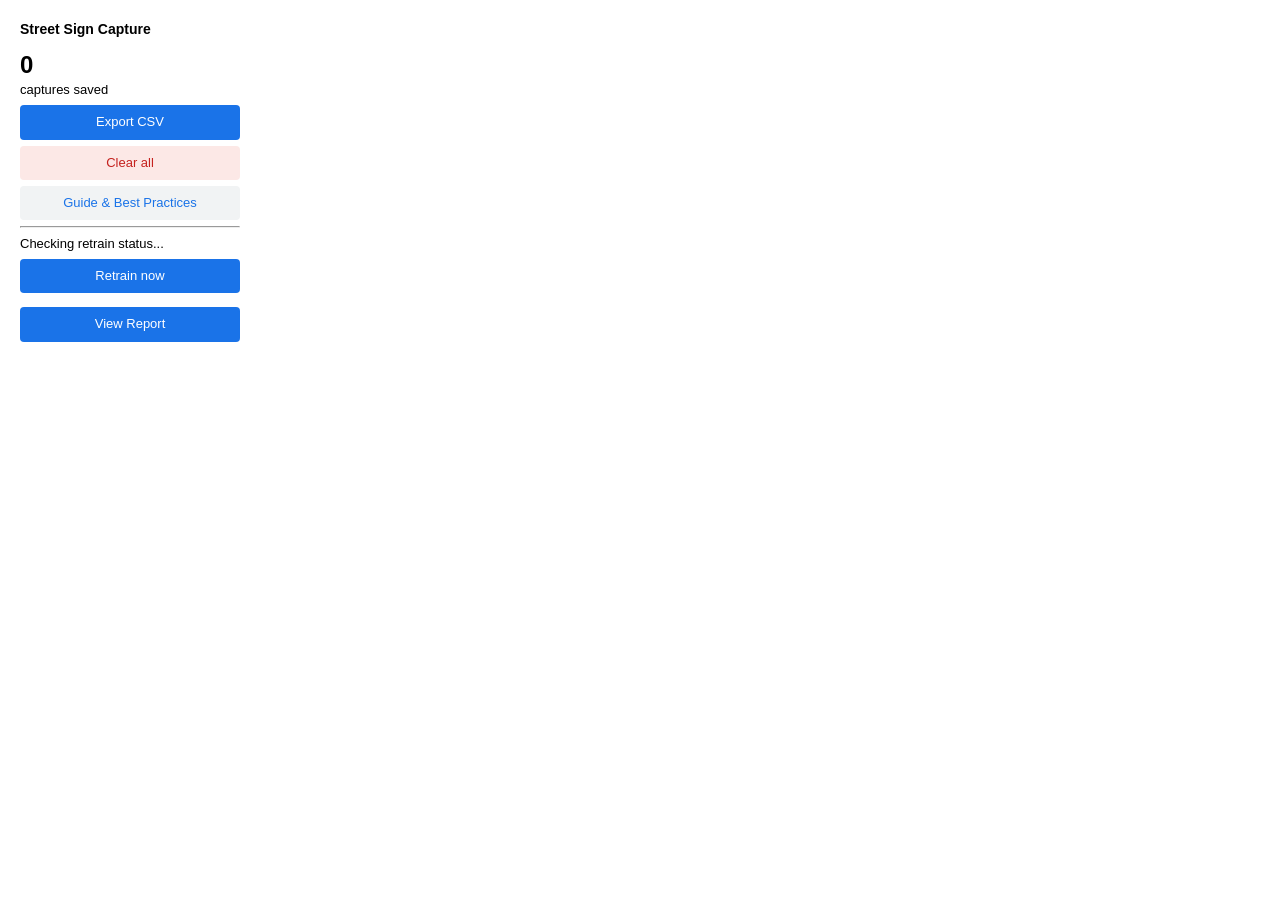
<file: code/Karim/full-pipeline-package/extension/popup.html>
<!doctype html>
<html>
  <head>
    <meta charset="utf-8" />
    <style>
      body { font: 13px/1.4 Arial, sans-serif; width: 220px; padding: 12px; }
      h3 { margin: 0 0 8px; font-size: 14px; }
      button { width: 100%; padding: 8px; margin-top: 6px; border: none; border-radius: 4px; cursor: pointer; font: inherit; }
      .primary { background: #1a73e8; color: white; }
      .danger { background: #fce8e6; color: #c5221f; }
      .secondary { background: #f1f3f4; color: #1a73e8; }
      #count { font-size: 24px; font-weight: bold; }
      #version { margin-top: 10px; text-align: center; font-size: 11px; color: #999; }
    </style>
  </head>
  <body>
    <h3>Street Sign Capture</h3>
    <div id="count">0</div>
    <div>captures saved</div>
    <button id="export" class="primary">Export CSV</button>
    <button id="clear" class="danger">Clear all</button>
    <button id="best-practices" class="secondary">Guide &amp; Best Practices</button>
    <div id="ml-block">
      <hr>
      <div id="retrain-status">Checking retrain status...</div>
      <button id="retrain" class="primary" disabled>Retrain now</button>
      <div id="accuracy-info" style="margin-top: 8px; font-size: 11px; color: #333; line-height: 1.5;"></div>
      <button id="view-report" class="primary" disabled>View Report</button>
    </div>
    <div id="version"></div>
    <script src="retrain-visibility.js"></script>
    <script src="popup.js"></script>
  </body>
</html>
</file>
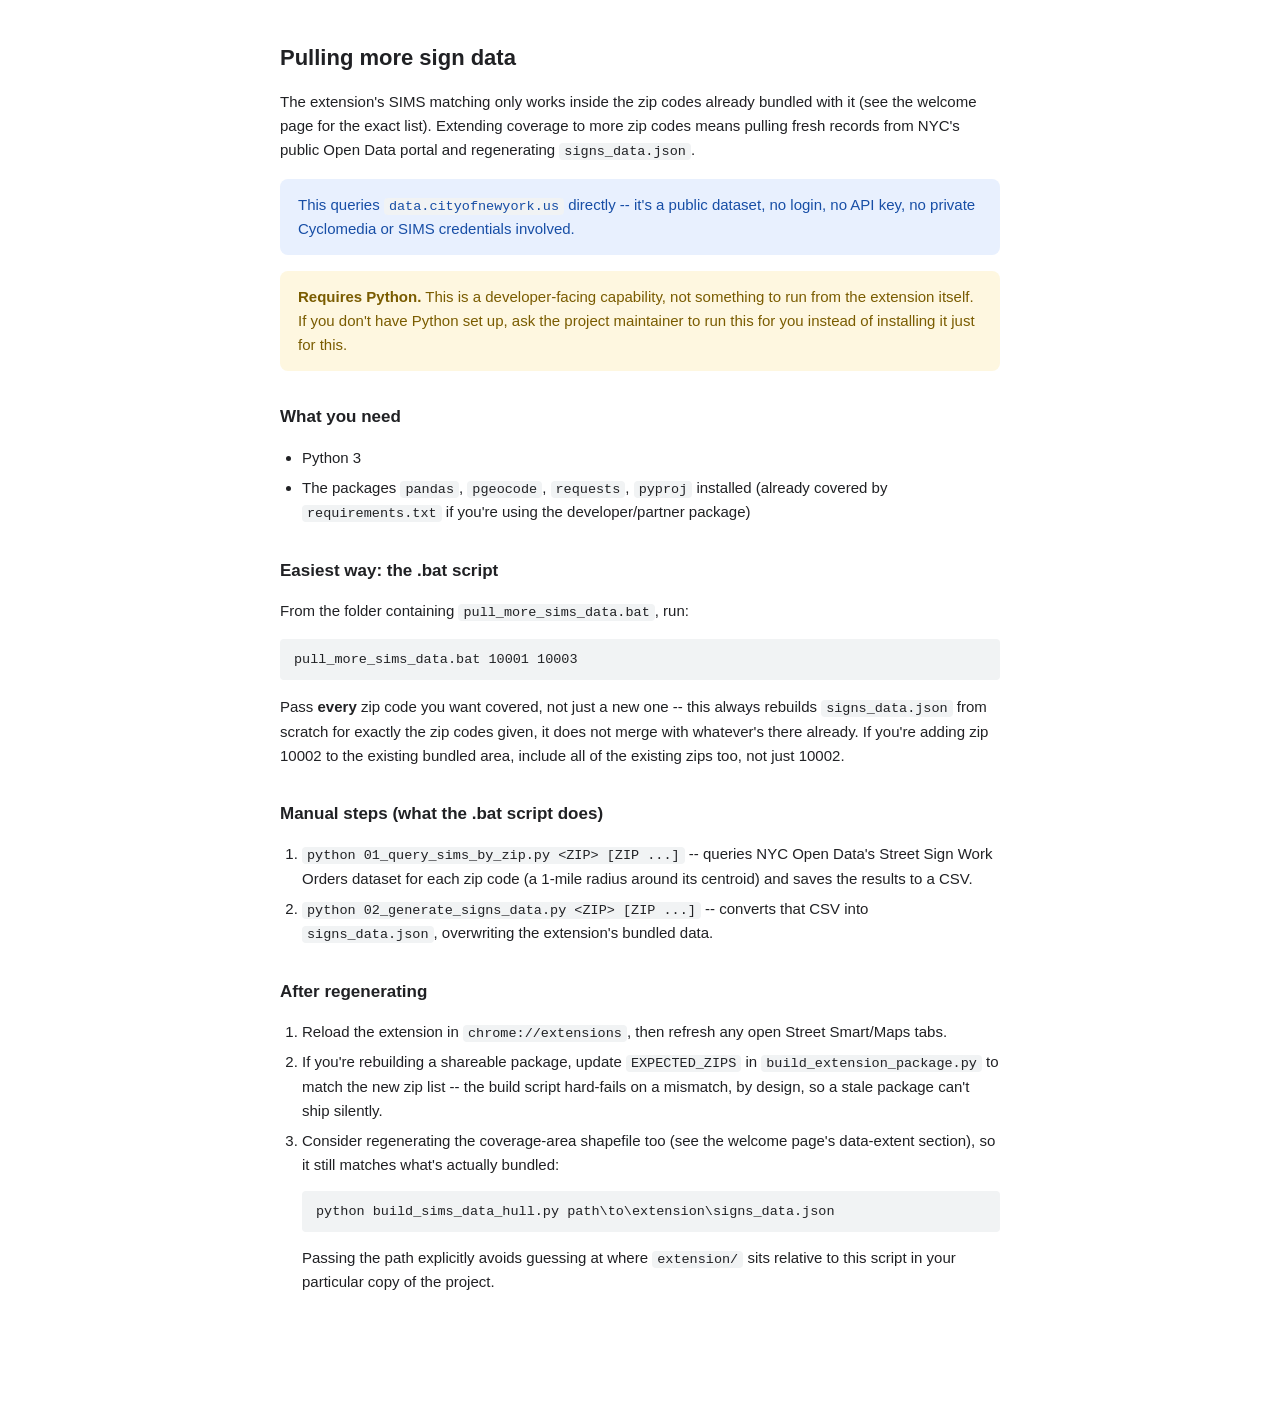
<file: code/Karim/full-pipeline-package/extension/PULLING_MORE_DATA.html>
<!doctype html>
<html>
  <head>
    <meta charset="utf-8" />
    <title>Street Sign Capture -- Pulling More Data</title>
    <style>
      body {
        font: 15px/1.6 Arial, sans-serif;
        max-width: 720px;
        margin: 40px auto;
        padding: 0 24px 80px;
        color: #202124;
      }
      h1 { font-size: 22px; margin-bottom: 4px; }
      h2 { font-size: 17px; margin-top: 32px; }
      .note {
        background: #e8f0fe;
        border-radius: 8px;
        padding: 14px 18px;
        margin: 16px 0;
        color: #174ea6;
      }
      .warn {
        background: #fef7e0;
        border-radius: 8px;
        padding: 14px 18px;
        margin: 16px 0;
        color: #7a5c00;
      }
      code, pre {
        background: #f1f3f4;
        border-radius: 4px;
        font-size: 13.5px;
      }
      code { padding: 1px 5px; }
      pre { padding: 10px 14px; overflow-x: auto; }
      ol, ul { padding-left: 22px; }
      li { margin-bottom: 6px; }
    </style>
  </head>
  <body>
    <h1>Pulling more sign data</h1>
    <p>
      The extension's SIMS matching only works inside the zip codes already
      bundled with it (see the welcome page for the exact list). Extending
      coverage to more zip codes means pulling fresh records from NYC's
      public Open Data portal and regenerating <code>signs_data.json</code>.
    </p>

    <div class="note">
      This queries <code>data.cityofnewyork.us</code> directly -- it's a
      public dataset, no login, no API key, no private Cyclomedia or SIMS
      credentials involved.
    </div>

    <div class="warn">
      <strong>Requires Python.</strong> This is a developer-facing capability,
      not something to run from the extension itself. If you don't have
      Python set up, ask the project maintainer to run this for you instead of
      installing it just for this.
    </div>

    <h2>What you need</h2>
    <ul>
      <li>Python 3</li>
      <li>The packages <code>pandas</code>, <code>pgeocode</code>, <code>requests</code>, <code>pyproj</code> installed
        (already covered by <code>requirements.txt</code> if you're using the developer/partner package)</li>
    </ul>

    <h2>Easiest way: the .bat script</h2>
    <p>
      From the folder containing <code>pull_more_sims_data.bat</code>, run:
    </p>
    <pre>pull_more_sims_data.bat 10001 10003</pre>
    <p>
      Pass <strong>every</strong> zip code you want covered, not just a new
      one -- this always rebuilds <code>signs_data.json</code> from scratch
      for exactly the zip codes given, it does not merge with whatever's
      there already. If you're adding zip 10002 to the existing bundled
      area, include all of the existing zips too, not just 10002.
    </p>

    <h2>Manual steps (what the .bat script does)</h2>
    <ol>
      <li>
        <code>python 01_query_sims_by_zip.py &lt;ZIP&gt; [ZIP ...]</code> --
        queries NYC Open Data's Street Sign Work Orders dataset for each zip
        code (a 1-mile radius around its centroid) and saves the results to
        a CSV.
      </li>
      <li>
        <code>python 02_generate_signs_data.py &lt;ZIP&gt; [ZIP ...]</code> --
        converts that CSV into <code>signs_data.json</code>, overwriting the
        extension's bundled data.
      </li>
    </ol>

    <h2>After regenerating</h2>
    <ol>
      <li>Reload the extension in <code>chrome://extensions</code>, then refresh any open Street Smart/Maps tabs.</li>
      <li>
        If you're rebuilding a shareable package, update
        <code>EXPECTED_ZIPS</code> in <code>build_extension_package.py</code>
        to match the new zip list -- the build script hard-fails on a
        mismatch, by design, so a stale package can't ship silently.
      </li>
      <li>
        Consider regenerating the coverage-area shapefile too (see the
        welcome page's data-extent section), so it still matches what's
        actually bundled:
        <pre>python build_sims_data_hull.py path\to\extension\signs_data.json</pre>
        Passing the path explicitly avoids guessing at where
        <code>extension/</code> sits relative to this script in your
        particular copy of the project.
      </li>
    </ol>
  </body>
</html>
</file>
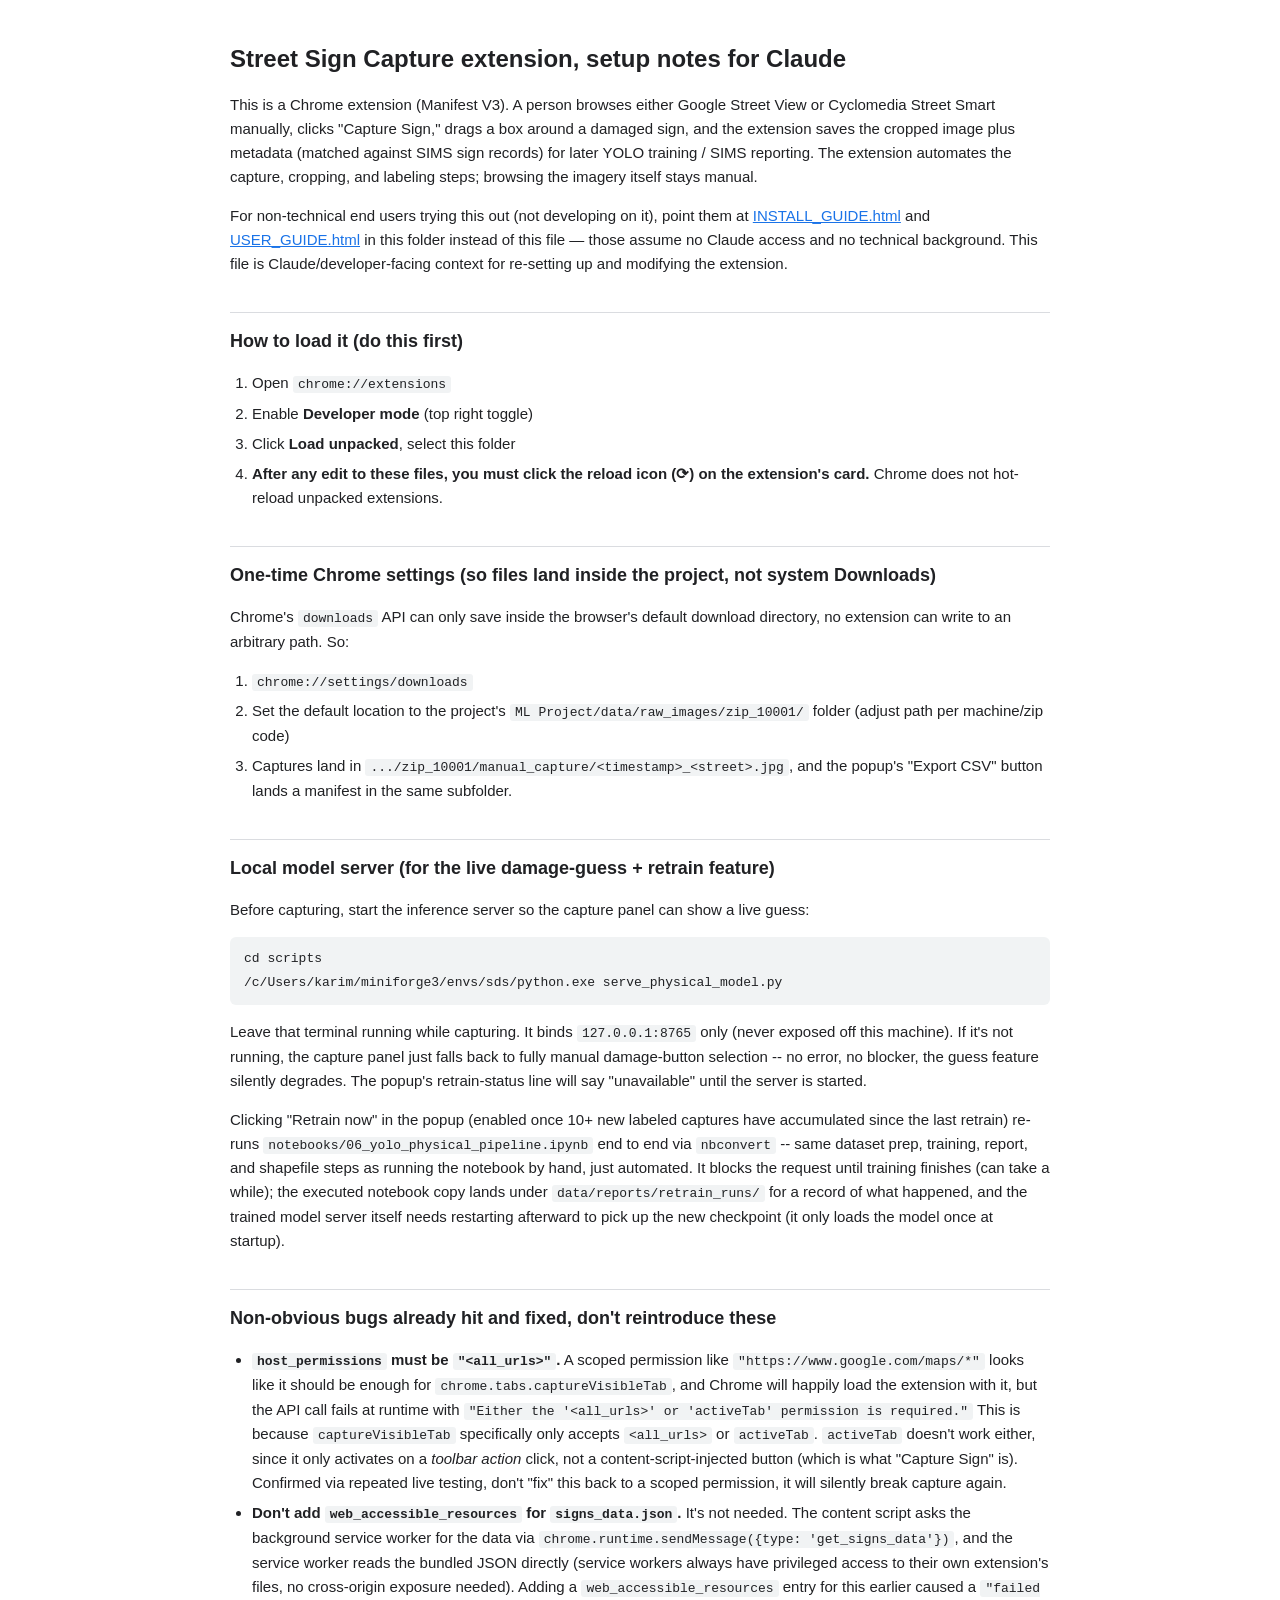
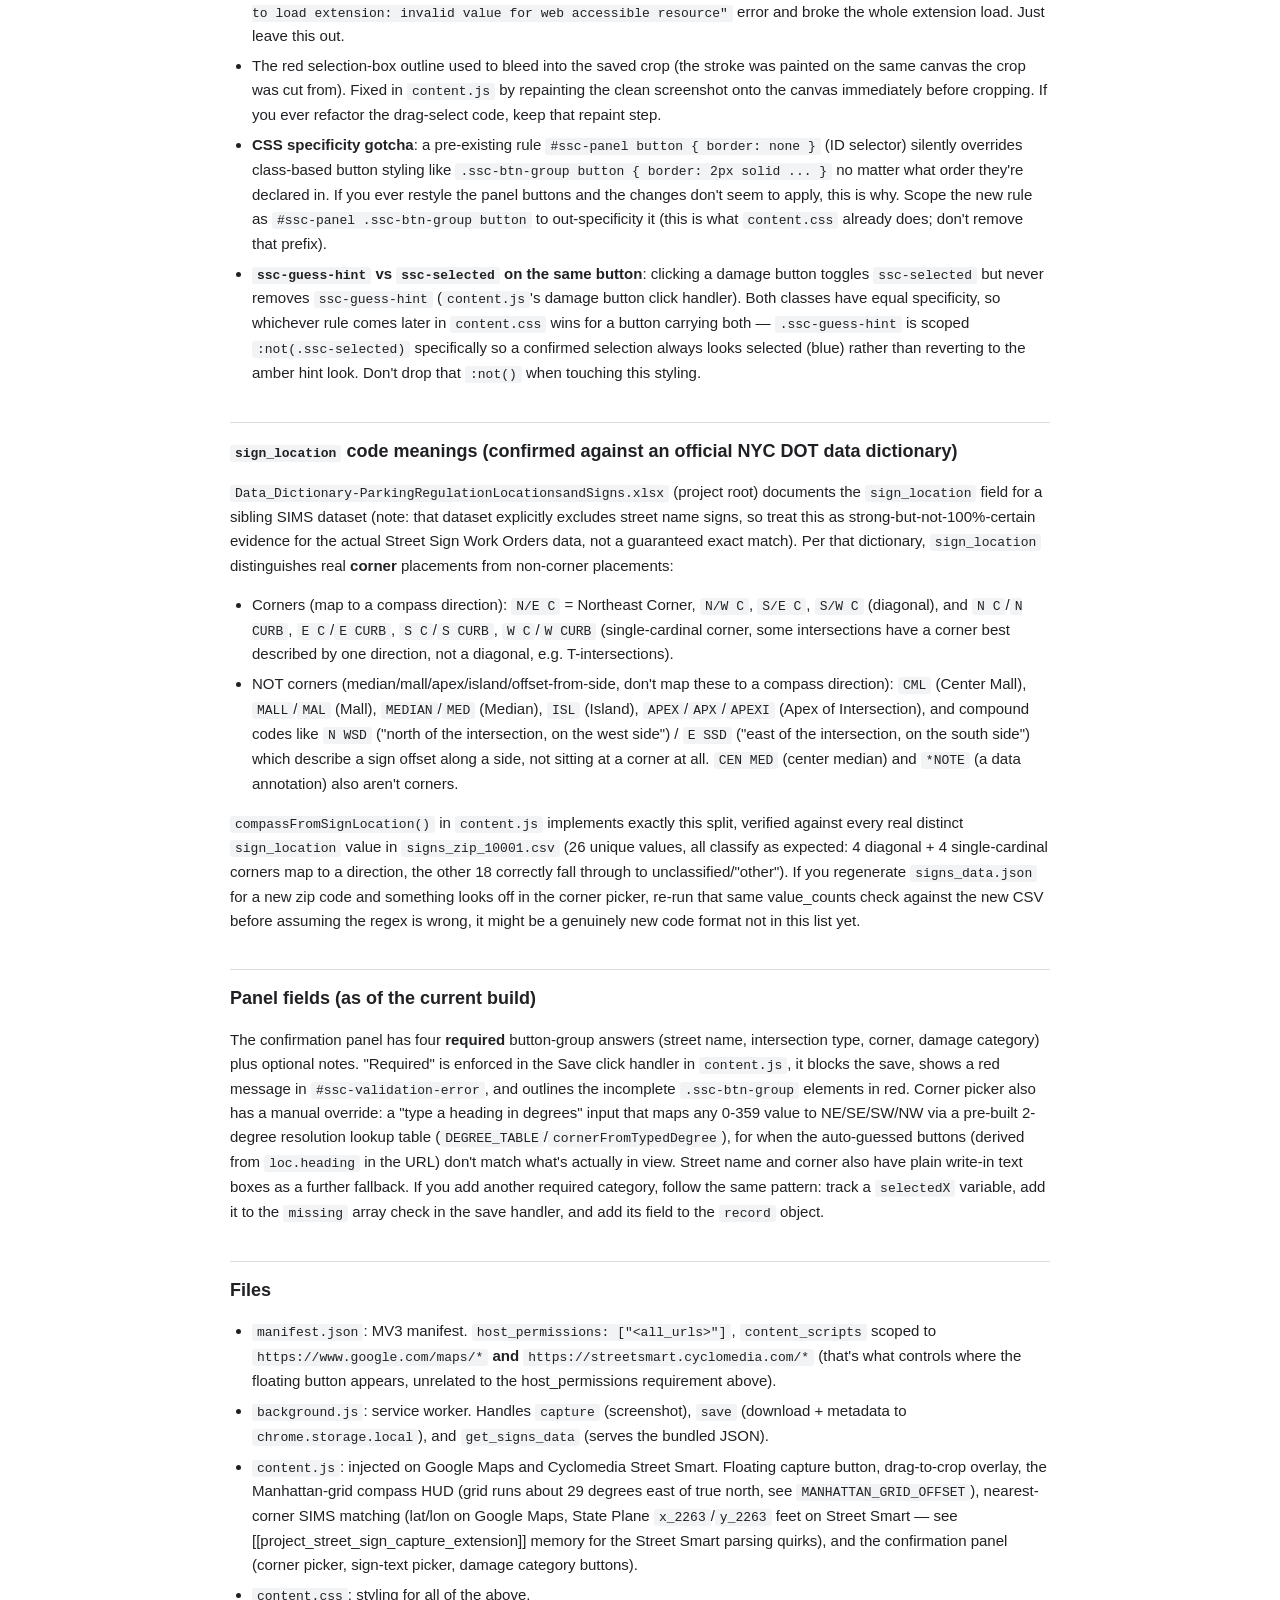
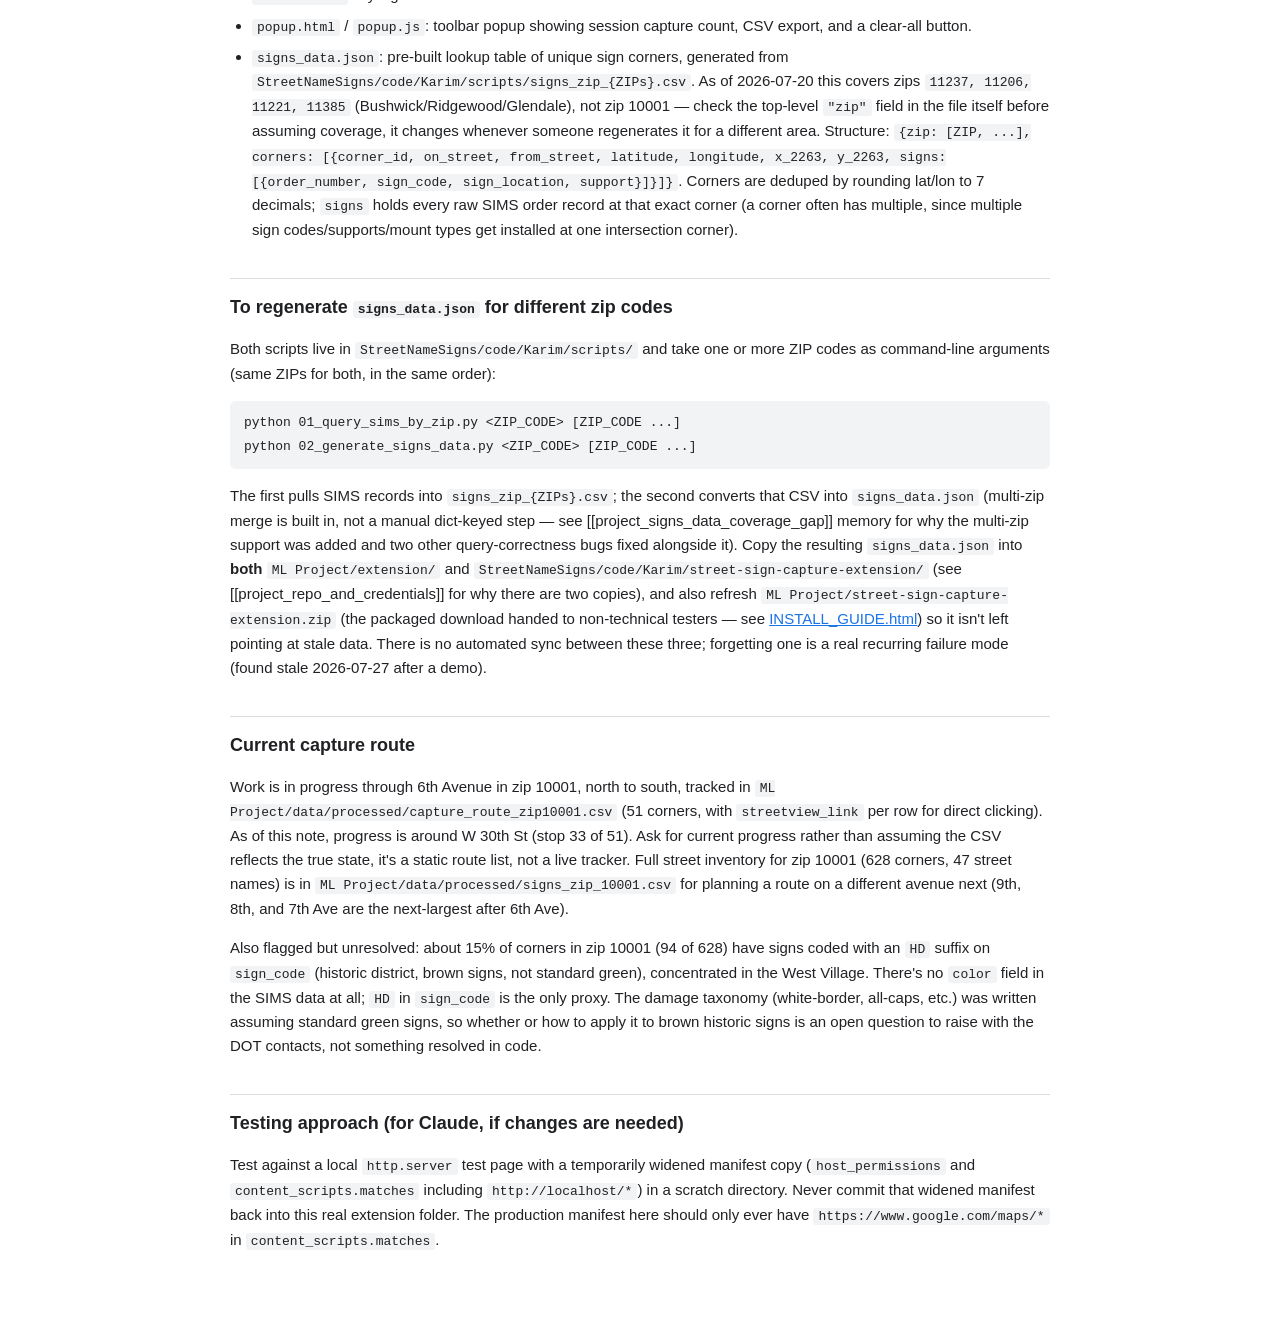
<file: code/Karim/full-pipeline-package/extension/SETUP_NOTES.html>
<!doctype html>
<html>
  <head>
    <meta charset="utf-8" />
    <title>Street Sign Capture -- Setup Notes (Developer)</title>
    <style>
      body {
        font: 15px/1.6 Arial, sans-serif;
        max-width: 820px;
        margin: 40px auto;
        padding: 0 24px 80px;
        color: #202124;
      }
      h1 { font-size: 24px; margin-bottom: 4px; }
      h2 {
        font-size: 18px;
        margin-top: 36px;
        padding-top: 14px;
        border-top: 1px solid #dadce0;
      }
      h3 { font-size: 15px; }
      a { color: #1a73e8; }
      code {
        background: #f1f3f4;
        padding: 1px 5px;
        border-radius: 3px;
        font-size: 13px;
      }
      pre {
        background: #f1f3f4;
        padding: 10px 14px;
        border-radius: 6px;
        overflow-x: auto;
      }
      pre code { background: none; padding: 0; }
      ul, ol { padding-left: 22px; }
      li { margin-bottom: 6px; }
      hr { border: none; border-top: 1px solid #dadce0; margin: 24px 0; }
    </style>
  </head>
  <body>
<h1>Street Sign Capture extension, setup notes for Claude</h1>
<p>This is a Chrome extension (Manifest V3). A person browses either Google
Street View or Cyclomedia Street Smart manually, clicks "Capture Sign," drags
a box around a damaged sign, and the extension saves the cropped image plus
metadata (matched against SIMS sign records) for later YOLO training / SIMS
reporting. The extension automates the capture, cropping, and labeling steps;
browsing the imagery itself stays manual.</p>
<p>For non-technical end users trying this out (not developing on it), point
them at <a href="INSTALL_GUIDE.html">INSTALL_GUIDE.html</a> and <a href="USER_GUIDE.html">USER_GUIDE.html</a> in this folder instead of this
file — those assume no Claude access and no technical background. This file
is Claude/developer-facing context for re-setting up and modifying the
extension.</p>
<h2>How to load it (do this first)</h2>
<ol>
<li>Open <code>chrome://extensions</code></li>
<li>Enable <strong>Developer mode</strong> (top right toggle)</li>
<li>Click <strong>Load unpacked</strong>, select this folder</li>
<li><strong>After any edit to these files, you must click the reload icon (⟳) on the
   extension's card.</strong> Chrome does not hot-reload unpacked extensions.</li>
</ol>
<h2>One-time Chrome settings (so files land inside the project, not system Downloads)</h2>
<p>Chrome's <code>downloads</code> API can only save inside the browser's default download
directory, no extension can write to an arbitrary path. So:</p>
<ol>
<li><code>chrome://settings/downloads</code></li>
<li>Set the default location to the project's <code>ML Project/data/raw_images/zip_10001/</code>
   folder (adjust path per machine/zip code)</li>
<li>Captures land in <code>.../zip_10001/manual_capture/&lt;timestamp&gt;_&lt;street&gt;.jpg</code>, and the
   popup's "Export CSV" button lands a manifest in the same subfolder.</li>
</ol>
<h2>Local model server (for the live damage-guess + retrain feature)</h2>
<p>Before capturing, start the inference server so the capture panel can show a
live guess:</p>
<pre><code>cd scripts
/c/Users/karim/miniforge3/envs/sds/python.exe serve_physical_model.py
</code></pre>
<p>Leave that terminal running while capturing. It binds <code>127.0.0.1:8765</code> only
(never exposed off this machine). If it's not running, the capture panel
just falls back to fully manual damage-button selection -- no error, no
blocker, the guess feature silently degrades. The popup's retrain-status
line will say "unavailable" until the server is started.</p>
<p>Clicking "Retrain now" in the popup (enabled once 10+ new labeled captures
have accumulated since the last retrain) re-runs
<code>notebooks/06_yolo_physical_pipeline.ipynb</code> end to end via <code>nbconvert</code> --
same dataset prep, training, report, and shapefile steps as running the
notebook by hand, just automated. It blocks the request until training
finishes (can take a while); the executed notebook copy lands under
<code>data/reports/retrain_runs/</code> for a record of what happened, and the trained
model server itself needs restarting afterward to pick up the new
checkpoint (it only loads the model once at startup).</p>
<h2>Non-obvious bugs already hit and fixed, don't reintroduce these</h2>
<ul>
<li><strong><code>host_permissions</code> must be <code>"&lt;all_urls&gt;"</code>.</strong> A scoped permission like
  <code>"https://www.google.com/maps/*"</code> looks like it should be enough for
  <code>chrome.tabs.captureVisibleTab</code>, and Chrome will happily load the extension with it,
  but the API call fails at runtime with <code>"Either the '&lt;all_urls&gt;' or 'activeTab'
  permission is required."</code> This is because <code>captureVisibleTab</code> specifically only
  accepts <code>&lt;all_urls&gt;</code> or <code>activeTab</code>. <code>activeTab</code> doesn't work either, since it only
  activates on a <em>toolbar action</em> click, not a content-script-injected button (which is
  what "Capture Sign" is). Confirmed via repeated live testing, don't "fix" this back
  to a scoped permission, it will silently break capture again.</li>
<li><strong>Don't add <code>web_accessible_resources</code> for <code>signs_data.json</code>.</strong> It's not needed.
  The content script asks the background service worker for the data via
  <code>chrome.runtime.sendMessage({type: 'get_signs_data'})</code>, and the service worker reads
  the bundled JSON directly (service workers always have privileged access to their
  own extension's files, no cross-origin exposure needed). Adding a
  <code>web_accessible_resources</code> entry for this earlier caused a
  <code>"failed to load extension: invalid value for web accessible resource"</code> error and
  broke the whole extension load. Just leave this out.</li>
<li>The red selection-box outline used to bleed into the saved crop (the stroke was
  painted on the same canvas the crop was cut from). Fixed in <code>content.js</code> by
  repainting the clean screenshot onto the canvas immediately before cropping. If you
  ever refactor the drag-select code, keep that repaint step.</li>
<li><strong>CSS specificity gotcha</strong>: a pre-existing rule <code>#ssc-panel button { border: none }</code>
  (ID selector) silently overrides class-based button styling like <code>.ssc-btn-group
  button { border: 2px solid ... }</code> no matter what order they're declared in. If you
  ever restyle the panel buttons and the changes don't seem to apply, this is why.
  Scope the new rule as <code>#ssc-panel .ssc-btn-group button</code> to out-specificity it (this
  is what <code>content.css</code> already does; don't remove that prefix).</li>
<li><strong><code>ssc-guess-hint</code> vs <code>ssc-selected</code> on the same button</strong>: clicking a damage button
  toggles <code>ssc-selected</code> but never removes <code>ssc-guess-hint</code> (<code>content.js</code>'s damage
  button click handler). Both classes have equal specificity, so whichever rule comes
  later in <code>content.css</code> wins for a button carrying both — <code>.ssc-guess-hint</code> is scoped
  <code>:not(.ssc-selected)</code> specifically so a confirmed selection always looks selected
  (blue) rather than reverting to the amber hint look. Don't drop that <code>:not()</code> when
  touching this styling.</li>
</ul>
<h2><code>sign_location</code> code meanings (confirmed against an official NYC DOT data dictionary)</h2>
<p><code>Data_Dictionary-ParkingRegulationLocationsandSigns.xlsx</code> (project root) documents the
<code>sign_location</code> field for a sibling SIMS dataset (note: that dataset explicitly
excludes street name signs, so treat this as strong-but-not-100%-certain evidence for
the actual Street Sign Work Orders data, not a guaranteed exact match). Per that
dictionary, <code>sign_location</code> distinguishes real <strong>corner</strong> placements from
non-corner placements:</p>
<ul>
<li>Corners (map to a compass direction): <code>N/E C</code> = Northeast Corner, <code>N/W C</code>, <code>S/E C</code>,
  <code>S/W C</code> (diagonal), and <code>N C</code>/<code>N CURB</code>, <code>E C</code>/<code>E CURB</code>, <code>S C</code>/<code>S CURB</code>, <code>W C</code>/<code>W CURB</code>
  (single-cardinal corner, some intersections have a corner best described by one
  direction, not a diagonal, e.g. T-intersections).</li>
<li>NOT corners (median/mall/apex/island/offset-from-side, don't map these to a
  compass direction): <code>CML</code> (Center Mall), <code>MALL</code>/<code>MAL</code> (Mall), <code>MEDIAN</code>/<code>MED</code>
  (Median), <code>ISL</code> (Island), <code>APEX</code>/<code>APX</code>/<code>APEXI</code> (Apex of Intersection), and compound
  codes like <code>N WSD</code> ("north of the intersection, on the west side") / <code>E SSD</code>
  ("east of the intersection, on the south side") which describe a sign offset along
  a side, not sitting at a corner at all. <code>CEN MED</code> (center median) and <code>*NOTE</code> (a
  data annotation) also aren't corners.</li>
</ul>
<p><code>compassFromSignLocation()</code> in <code>content.js</code> implements exactly this split, verified
against every real distinct <code>sign_location</code> value in <code>signs_zip_10001.csv</code> (26 unique
values, all classify as expected: 4 diagonal + 4 single-cardinal corners map to a
direction, the other 18 correctly fall through to unclassified/"other"). If you
regenerate <code>signs_data.json</code> for a new zip code and something looks off in the corner
picker, re-run that same value_counts check against the new CSV before assuming the
regex is wrong, it might be a genuinely new code format not in this list yet.</p>
<h2>Panel fields (as of the current build)</h2>
<p>The confirmation panel has four <strong>required</strong> button-group answers (street name,
intersection type, corner, damage category) plus optional notes. "Required" is
enforced in the Save click handler in <code>content.js</code>, it blocks the save, shows a red
message in <code>#ssc-validation-error</code>, and outlines the incomplete <code>.ssc-btn-group</code>
elements in red. Corner picker also has a manual override: a "type a heading in
degrees" input that maps any 0-359 value to NE/SE/SW/NW via a pre-built 2-degree
resolution lookup table (<code>DEGREE_TABLE</code>/<code>cornerFromTypedDegree</code>), for when the
auto-guessed buttons (derived from <code>loc.heading</code> in the URL) don't match what's
actually in view. Street name and corner also have plain write-in text boxes as a
further fallback. If you add another required category, follow the same pattern:
track a <code>selectedX</code> variable, add it to the <code>missing</code> array check in the save
handler, and add its field to the <code>record</code> object.</p>
<h2>Files</h2>
<ul>
<li><code>manifest.json</code>: MV3 manifest. <code>host_permissions: ["&lt;all_urls&gt;"]</code>,
  <code>content_scripts</code> scoped to <code>https://www.google.com/maps/*</code> <strong>and</strong>
  <code>https://streetsmart.cyclomedia.com/*</code> (that's what controls where the
  floating button appears, unrelated to the host_permissions requirement
  above).</li>
<li><code>background.js</code>: service worker. Handles <code>capture</code> (screenshot), <code>save</code> (download +
  metadata to <code>chrome.storage.local</code>), and <code>get_signs_data</code> (serves the bundled JSON).</li>
<li><code>content.js</code>: injected on Google Maps and Cyclomedia Street Smart. Floating capture
  button, drag-to-crop overlay, the Manhattan-grid compass HUD (grid runs about 29
  degrees east of true north, see <code>MANHATTAN_GRID_OFFSET</code>), nearest-corner SIMS
  matching (lat/lon on Google Maps, State Plane <code>x_2263</code>/<code>y_2263</code> feet on Street
  Smart — see [[project_street_sign_capture_extension]] memory for the Street Smart
  parsing quirks), and the confirmation panel (corner picker, sign-text picker,
  damage category buttons).</li>
<li><code>content.css</code>: styling for all of the above.</li>
<li><code>popup.html</code> / <code>popup.js</code>: toolbar popup showing session capture count, CSV export,
  and a clear-all button.</li>
<li><code>signs_data.json</code>: pre-built lookup table of unique sign corners, generated from
  <code>StreetNameSigns/code/Karim/scripts/signs_zip_{ZIPs}.csv</code>. As of 2026-07-20 this
  covers zips <code>11237, 11206, 11221, 11385</code> (Bushwick/Ridgewood/Glendale), not zip
  10001 — check the top-level <code>"zip"</code> field in the file itself before assuming
  coverage, it changes whenever someone regenerates it for a different area.
  Structure: <code>{zip: [ZIP, ...], corners: [{corner_id, on_street, from_street,
  latitude, longitude, x_2263, y_2263, signs: [{order_number, sign_code,
  sign_location, support}]}]}</code>. Corners are deduped by rounding lat/lon to 7
  decimals; <code>signs</code> holds every raw SIMS order record at that exact corner (a
  corner often has multiple, since multiple sign codes/supports/mount types get
  installed at one intersection corner).</li>
</ul>
<h2>To regenerate <code>signs_data.json</code> for different zip codes</h2>
<p>Both scripts live in <code>StreetNameSigns/code/Karim/scripts/</code> and take one or more ZIP
codes as command-line arguments (same ZIPs for both, in the same order):</p>
<pre><code>python 01_query_sims_by_zip.py &lt;ZIP_CODE&gt; [ZIP_CODE ...]
python 02_generate_signs_data.py &lt;ZIP_CODE&gt; [ZIP_CODE ...]
</code></pre>
<p>The first pulls SIMS records into <code>signs_zip_{ZIPs}.csv</code>; the second converts that
CSV into <code>signs_data.json</code> (multi-zip merge is built in, not a manual dict-keyed
step — see [[project_signs_data_coverage_gap]] memory for why the multi-zip support
was added and two other query-correctness bugs fixed alongside it). Copy the
resulting <code>signs_data.json</code> into <strong>both</strong> <code>ML Project/extension/</code> and
<code>StreetNameSigns/code/Karim/street-sign-capture-extension/</code> (see
[[project_repo_and_credentials]] for why there are two copies), and also refresh
<code>ML Project/street-sign-capture-extension.zip</code> (the packaged download handed to
non-technical testers — see <a href="INSTALL_GUIDE.html">INSTALL_GUIDE.html</a>) so it isn't left pointing at stale
data. There is no automated sync between these three; forgetting one is a real
recurring failure mode (found stale 2026-07-27 after a demo).</p>
<h2>Current capture route</h2>
<p>Work is in progress through 6th Avenue in zip 10001, north to south, tracked in
<code>ML Project/data/processed/capture_route_zip10001.csv</code> (51 corners, with
<code>streetview_link</code> per row for direct clicking). As of this note, progress is around
W 30th St (stop 33 of 51). Ask for current progress rather than assuming the CSV
reflects the true state, it's a static route list, not a live tracker. Full street
inventory for zip 10001 (628 corners, 47 street names) is in
<code>ML Project/data/processed/signs_zip_10001.csv</code> for planning a route on a different
avenue next (9th, 8th, and 7th Ave are the next-largest after 6th Ave).</p>
<p>Also flagged but unresolved: about 15% of corners in zip 10001 (94 of 628) have signs
coded with an <code>HD</code> suffix on <code>sign_code</code> (historic district, brown signs, not standard
green), concentrated in the West Village. There's no <code>color</code> field in the SIMS data at
all; <code>HD</code> in <code>sign_code</code> is the only proxy. The damage taxonomy (white-border,
all-caps, etc.) was written assuming standard green signs, so whether or how to apply
it to brown historic signs is an open question to raise with the DOT contacts, not
something resolved in code.</p>
<h2>Testing approach (for Claude, if changes are needed)</h2>
<p>Test against a local <code>http.server</code> test page with a temporarily widened manifest
copy (<code>host_permissions</code> and <code>content_scripts.matches</code> including
<code>http://localhost/*</code>) in a scratch directory. Never commit that widened manifest
back into this real extension folder. The production manifest here should only
ever have <code>https://www.google.com/maps/*</code> in <code>content_scripts.matches</code>.</p>
  </body>
</html>
</file>
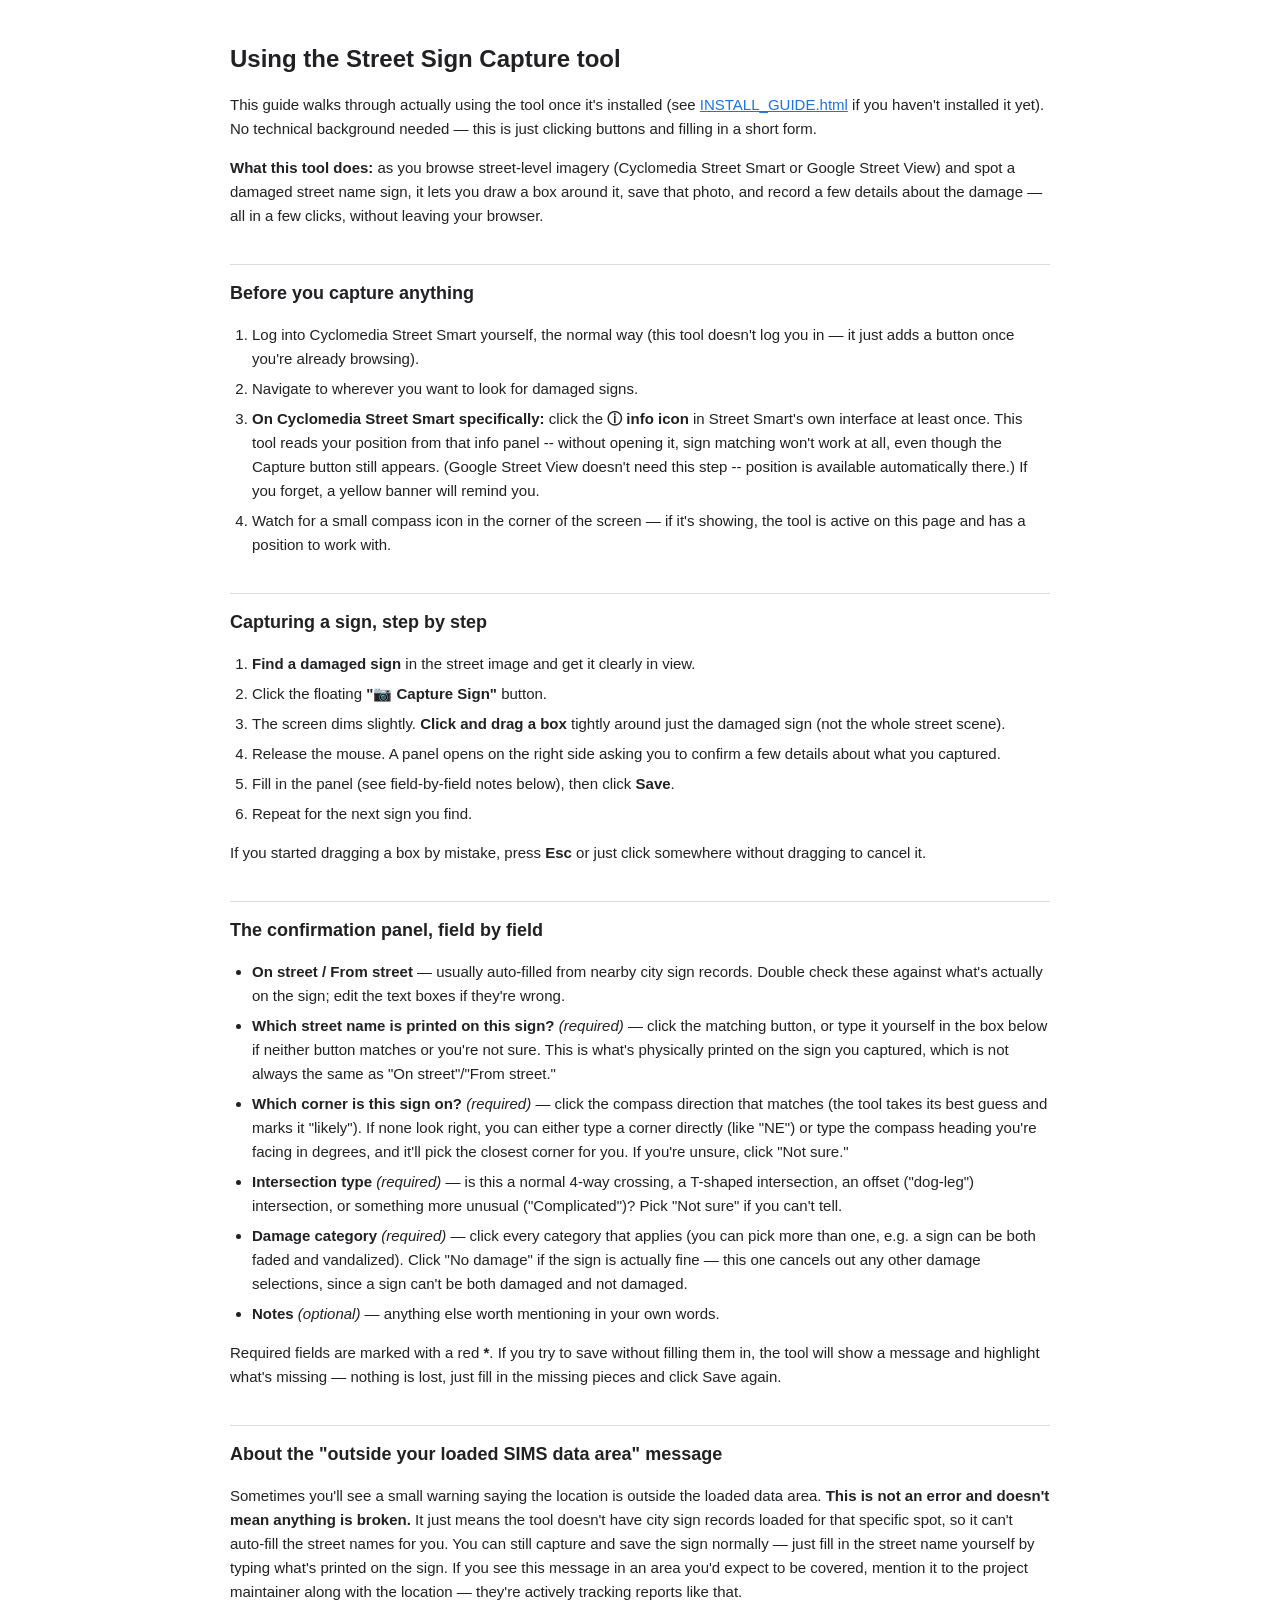
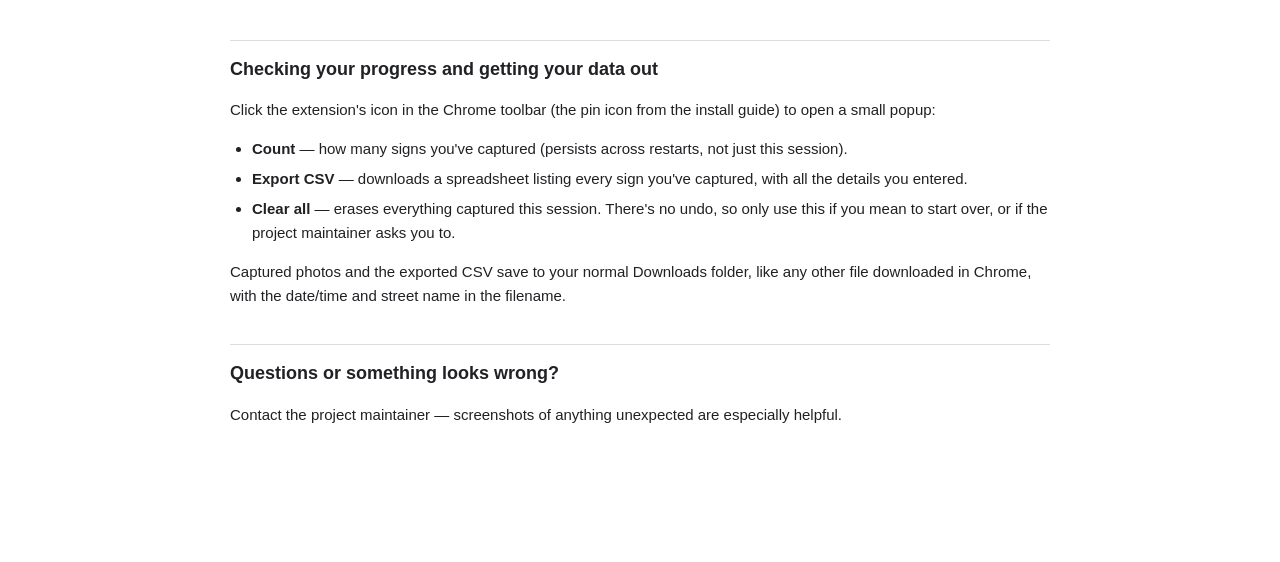
<file: code/Karim/full-pipeline-package/extension/USER_GUIDE.html>
<!doctype html>
<html>
  <head>
    <meta charset="utf-8" />
    <title>Street Sign Capture -- User Guide</title>
    <style>
      body {
        font: 15px/1.6 Arial, sans-serif;
        max-width: 820px;
        margin: 40px auto;
        padding: 0 24px 80px;
        color: #202124;
      }
      h1 { font-size: 24px; margin-bottom: 4px; }
      h2 {
        font-size: 18px;
        margin-top: 36px;
        padding-top: 14px;
        border-top: 1px solid #dadce0;
      }
      h3 { font-size: 15px; }
      a { color: #1a73e8; }
      code {
        background: #f1f3f4;
        padding: 1px 5px;
        border-radius: 3px;
        font-size: 13px;
      }
      pre {
        background: #f1f3f4;
        padding: 10px 14px;
        border-radius: 6px;
        overflow-x: auto;
      }
      pre code { background: none; padding: 0; }
      ul, ol { padding-left: 22px; }
      li { margin-bottom: 6px; }
      hr { border: none; border-top: 1px solid #dadce0; margin: 24px 0; }
    </style>
  </head>
  <body>
<h1>Using the Street Sign Capture tool</h1>
<p>This guide walks through actually using the tool once it's installed (see
<a href="INSTALL_GUIDE.html">INSTALL_GUIDE.html</a> if you haven't installed it yet). No technical background
needed — this is just clicking buttons and filling in a short form.</p>
<p><strong>What this tool does:</strong> as you browse street-level imagery (Cyclomedia
Street Smart or Google Street View) and spot a damaged street name sign, it
lets you draw a box around it, save that photo, and record a few details
about the damage — all in a few clicks, without leaving your browser.</p>
<h2>Before you capture anything</h2>
<ol>
<li>Log into Cyclomedia Street Smart yourself, the normal way (this tool
   doesn't log you in — it just adds a button once you're already browsing).</li>
<li>Navigate to wherever you want to look for damaged signs.</li>
<li><strong>On Cyclomedia Street Smart specifically:</strong> click the <strong>ⓘ info icon</strong> in Street Smart's own interface at least once. This tool reads your position from that info panel -- without opening it, sign matching won't work at all, even though the Capture button still appears. (Google Street View doesn't need this step -- position is available automatically there.) If you forget, a yellow banner will remind you.</li>
<li>Watch for a small compass icon in the corner of the screen — if it's
   showing, the tool is active on this page and has a position to work with.</li>
</ol>
<h2>Capturing a sign, step by step</h2>
<ol>
<li><strong>Find a damaged sign</strong> in the street image and get it clearly in view.</li>
<li>Click the floating <strong>"📷 Capture Sign"</strong> button.</li>
<li>The screen dims slightly. <strong>Click and drag a box</strong> tightly around just the
   damaged sign (not the whole street scene).</li>
<li>Release the mouse. A panel opens on the right side asking you to confirm
   a few details about what you captured.</li>
<li>Fill in the panel (see field-by-field notes below), then click <strong>Save</strong>.</li>
<li>Repeat for the next sign you find.</li>
</ol>
<p>If you started dragging a box by mistake, press <strong>Esc</strong> or just click
somewhere without dragging to cancel it.</p>
<h2>The confirmation panel, field by field</h2>
<ul>
<li><strong>On street / From street</strong> — usually auto-filled from nearby city sign
  records. Double check these against what's actually on the sign; edit the
  text boxes if they're wrong.</li>
<li><strong>Which street name is printed on this sign?</strong> <em>(required)</em> — click the
  matching button, or type it yourself in the box below if neither button
  matches or you're not sure. This is what's physically printed on the sign
  you captured, which is not always the same as "On street"/"From street."</li>
<li><strong>Which corner is this sign on?</strong> <em>(required)</em> — click the compass
  direction that matches (the tool takes its best guess and marks it
  "likely"). If none look right, you can either type a corner directly (like
  "NE") or type the compass heading you're facing in degrees, and it'll pick
  the closest corner for you. If you're unsure, click "Not sure."</li>
<li><strong>Intersection type</strong> <em>(required)</em> — is this a normal 4-way crossing, a
  T-shaped intersection, an offset ("dog-leg") intersection, or something
  more unusual ("Complicated")? Pick "Not sure" if you can't tell.</li>
<li><strong>Damage category</strong> <em>(required)</em> — click every category that applies (you
  can pick more than one, e.g. a sign can be both faded and vandalized).
  Click "No damage" if the sign is actually fine — this one cancels out any
  other damage selections, since a sign can't be both damaged and not
  damaged.</li>
<li><strong>Notes</strong> <em>(optional)</em> — anything else worth mentioning in your own words.</li>
</ul>
<p>Required fields are marked with a red <strong>*</strong>. If you try to save without
filling them in, the tool will show a message and highlight what's missing —
nothing is lost, just fill in the missing pieces and click Save again.</p>
<h2>About the "outside your loaded SIMS data area" message</h2>
<p>Sometimes you'll see a small warning saying the location is outside the
loaded data area. <strong>This is not an error and doesn't mean anything is
broken.</strong> It just means the tool doesn't have city sign records loaded for
that specific spot, so it can't auto-fill the street names for you. You can
still capture and save the sign normally — just fill in the street name
yourself by typing what's printed on the sign. If you see this message in an
area you'd expect to be covered, mention it to the project maintainer along
with the location — they're actively tracking reports like that.</p>
<h2>Checking your progress and getting your data out</h2>
<p>Click the extension's icon in the Chrome toolbar (the pin icon from the
install guide) to open a small popup:</p>
<ul>
<li><strong>Count</strong> — how many signs you've captured (persists across restarts, not just this session).</li>
<li><strong>Export CSV</strong> — downloads a spreadsheet listing every sign you've
  captured, with all the details you entered.</li>
<li><strong>Clear all</strong> — erases everything captured this session. There's no undo,
  so only use this if you mean to start over, or if the project maintainer asks you to.</li>
</ul>
<p>Captured photos and the exported CSV save to your normal Downloads folder,
like any other file downloaded in Chrome, with the date/time and street name
in the filename.</p>
<h2>Questions or something looks wrong?</h2>
<p>Contact the project maintainer — screenshots of anything unexpected are especially helpful.</p>
  </body>
</html>
</file>
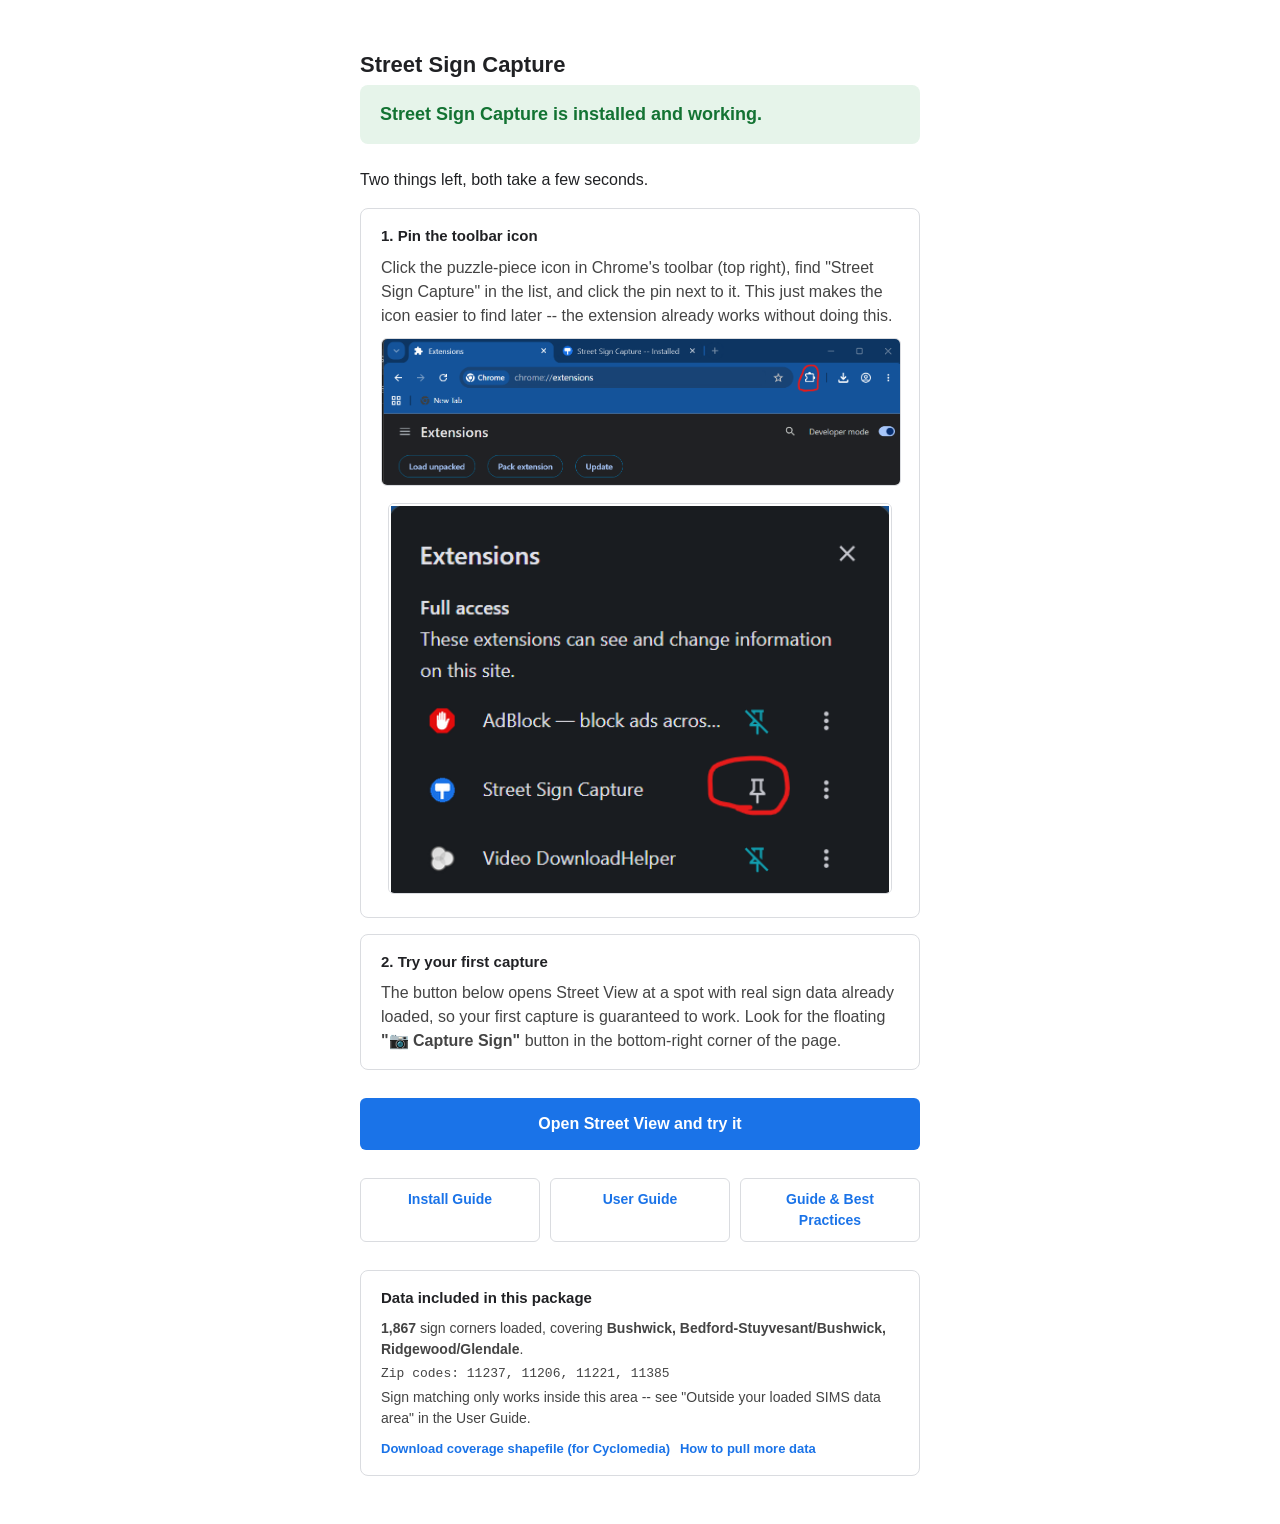
<file: code/Karim/full-pipeline-package/extension/welcome.html>
<!doctype html>
<html>
  <head>
    <meta charset="utf-8" />
    <title>Street Sign Capture -- Installed</title>
    <style>
      body {
        font: 16px/1.5 Arial, sans-serif;
        max-width: 560px;
        margin: 48px auto;
        padding: 0 24px;
        color: #202124;
      }
      h1 { font-size: 22px; margin-bottom: 4px; }
      .success {
        background: #e6f4ea;
        color: #137333;
        border-radius: 8px;
        padding: 16px 20px;
        font-size: 18px;
        font-weight: bold;
        margin-bottom: 24px;
      }
      .step {
        border: 1px solid #dadce0;
        border-radius: 8px;
        padding: 16px 20px;
        margin-bottom: 16px;
      }
      .step h2 { font-size: 15px; margin: 0 0 8px; }
      .step p { margin: 0; color: #444; }
      .step-image {
        margin-top: 10px;
        text-align: center;
      }
      .step-image img {
        max-width: 100%;
        border: 1px solid #dadce0;
        border-radius: 6px;
      }
      #try-it {
        display: block;
        width: 100%;
        margin-top: 28px;
        padding: 14px;
        border: none;
        border-radius: 6px;
        background: #1a73e8;
        color: white;
        font-size: 16px;
        font-weight: bold;
        cursor: pointer;
        text-align: center;
        text-decoration: none;
        box-sizing: border-box;
      }
      #try-it:hover { background: #1765cc; }
      .guides {
        margin-top: 28px;
        display: flex;
        gap: 10px;
        flex-wrap: wrap;
      }
      .guides a {
        flex: 1;
        min-width: 140px;
        text-align: center;
        padding: 10px 14px;
        border: 1px solid #dadce0;
        border-radius: 6px;
        color: #1a73e8;
        text-decoration: none;
        font-size: 14px;
        font-weight: bold;
      }
      .guides a:hover { background: #f1f3f4; }
      .data-extent {
        margin-top: 28px;
        border: 1px solid #dadce0;
        border-radius: 8px;
        padding: 16px 20px;
      }
      .data-extent h2 { font-size: 15px; margin: 0 0 8px; }
      .data-extent p { margin: 4px 0; color: #444; font-size: 14px; }
      .data-extent .zip-list { font-family: monospace; font-size: 13px; }
      .data-extent .actions {
        margin-top: 10px;
        display: flex;
        gap: 10px;
        flex-wrap: wrap;
      }
      .data-extent .actions a {
        font-size: 13px;
        color: #1a73e8;
        text-decoration: none;
        font-weight: bold;
      }
      .data-extent .actions a:hover { text-decoration: underline; }
    </style>
  </head>
  <body>
    <h1>Street Sign Capture</h1>
    <div class="success">Street Sign Capture is installed and working.</div>
    <p>Two things left, both take a few seconds.</p>

    <div class="step">
      <h2>1. Pin the toolbar icon</h2>
      <p>
        Click the puzzle-piece icon in Chrome's toolbar (top right), find
        "Street Sign Capture" in the list, and click the pin next to it.
        This just makes the icon easier to find later -- the extension
        already works without doing this.
      </p>
      <div class="step-image">
        <img src="guide_images/puzzle_location.png" alt="Puzzle-piece extensions icon circled in Chrome's toolbar" />
      </div>
      <div class="step-image">
        <img src="guide_images/pin_extension.png" alt="Extensions menu with Street Sign Capture's pin highlighted" />
      </div>
    </div>

    <div class="step">
      <h2>2. Try your first capture</h2>
      <p>
        The button below opens Street View at a spot with real sign data
        already loaded, so your first capture is guaranteed to work. Look
        for the floating <strong>"📷 Capture Sign"</strong> button in the
        bottom-right corner of the page.
      </p>
    </div>

    <a
      id="try-it"
      href="https://www.google.com/maps/@?api=1&map_action=pano&viewpoint=40.689776,-73.939213&heading=0&pitch=0&fov=75"
      target="_blank"
      rel="noopener"
    >
      Open Street View and try it
    </a>
    <!--
      This point (Greene Ave & Marcus Garvey Blvd, Bushwick) is confirmed to
      have real SIMS sign data loaded in signs_data.json (verified
      2026-08-04, nearest corner ~49ft from this exact viewpoint) -- so the
      corner-match will succeed on the first try. It is NOT confirmed to
      have a visibly damaged sign; swap this URL for a corner from your
      active capture route that you've actually seen has damage, using the
      same https://www.google.com/maps/@?api=1&map_action=pano&viewpoint=
      LAT,LON&heading=H&pitch=0&fov=75 format (matches the streetview_link
      column already used in data/processed/capture_route_zip10001.csv).
    -->

    <div class="guides">
      <a href="INSTALL_GUIDE.html" target="_blank" rel="noopener">Install Guide</a>
      <a href="USER_GUIDE.html" target="_blank" rel="noopener">User Guide</a>
      <a href="best-practices.html" target="_blank" rel="noopener">Guide &amp; Best Practices</a>
    </div>

    <div class="data-extent">
      <h2>Data included in this package</h2>
      <div id="data-extent-body">
        <p>Loading...</p>
      </div>
      <div class="actions">
        <a href="coverage_shapefile/signs_data_coverage_hull.zip">Download coverage shapefile (for Cyclomedia)</a>
        <a href="PULLING_MORE_DATA.html" target="_blank" rel="noopener">How to pull more data</a>
      </div>
    </div>

    <script src="welcome.js"></script>
  </body>
</html>
</file>
